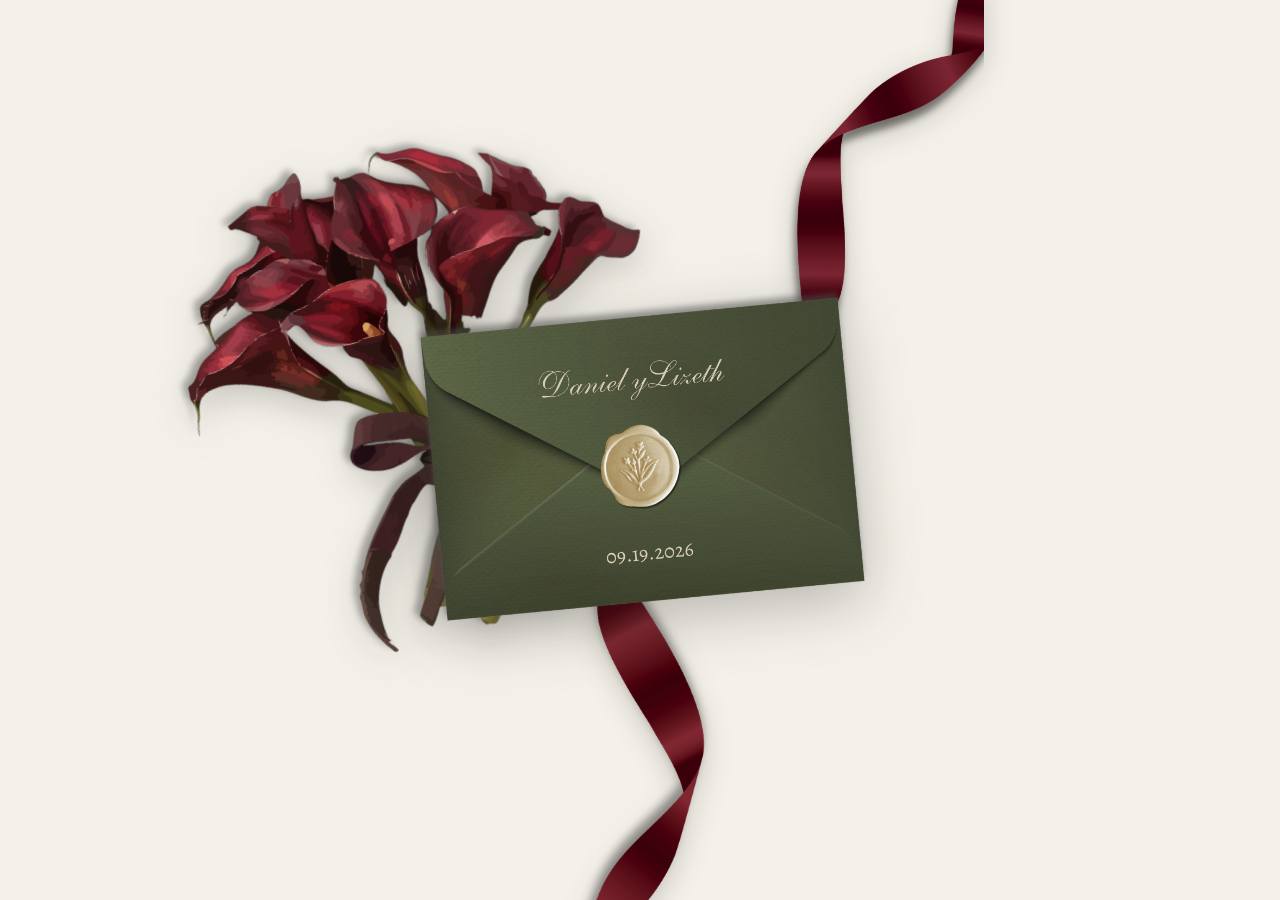
<file: index.html>
<!doctype html>
<html lang="es">
<head>
<meta charset="utf-8">
<meta name="viewport" content="width=device-width, initial-scale=1, viewport-fit=cover">
<title>Daniel y Lizeth</title>
<meta name="description" content="Nos casamos el 19 de septiembre de 2026 — acompáñanos.">

<!-- Link-preview / share thumbnail. og:image is page-relative so it resolves
     wherever the site is hosted. For Facebook/LinkedIn, swap in the absolute
     URL, e.g. https://<user>.github.io/wedding/assets/img/thumbnail.png -->
<meta property="og:type" content="website">
<meta property="og:title" content="Daniel y Lizeth">
<meta property="og:description" content="Nos casamos el 19 de septiembre de 2026 — acompáñanos.">
<meta property="og:image" content="assets/img/thumbnail.png">
<meta property="og:image:width" content="708">
<meta property="og:image:height" content="806">
<meta property="og:image:alt" content="Daniel y Lizeth">
<meta name="twitter:card" content="summary_large_image">
<meta name="twitter:title" content="Daniel y Lizeth">
<meta name="twitter:description" content="Nos casamos el 19 de septiembre de 2026 — acompáñanos.">
<meta name="twitter:image" content="assets/img/thumbnail.png">

<link rel="stylesheet" href="styles.css?v=20260901w">
<script>if('IntersectionObserver' in window)document.documentElement.classList.add('reveal-ready');</script>
</head>
<body>
<div class="paper-bg" aria-hidden="true"></div>

<header class="header-controls" id="main-header-controls" hidden>
  <div class="lang-toggle" role="group" data-i18n-aria="langAria" aria-label="Idioma / Language">
    <button type="button" data-lang-btn="es">Es</button>
    <button type="button" data-lang-btn="en">En</button>
  </div>
</header>

<!-- ============================== SCREEN 1 — envelope ============================== -->
<section id="envelope-screen">
  <img class="drape drape--top" src="assets/img/ribbon1.png" alt="" aria-hidden="true">
  <img class="drape drape--bottom" src="assets/img/ribbon.png" alt="" aria-hidden="true">
  <div class="envelope-scene">
    <img class="scene__bouquet" src="assets/img/bouquet.png" alt="" aria-hidden="true">
    <button type="button" class="envelope-btn" id="envelope-btn" aria-label="Abrir la invitación">
      <img class="envelope-btn__img" src="assets/img/envelope.png" alt="Daniel y Lizeth — 09.19.2026">
    </button>
  </div>
</section>

<!-- ============================== SCREEN 2 — invitation ============================== -->
<main id="invitation-screen">

  <!-- Hero -->
  <section class="hero">
    <div class="hero__art">
      <img class="hero__florals" src="assets/img/flowers.png" alt="" aria-hidden="true">
      <img class="hero__flower" src="assets/img/flower.png" alt="" aria-hidden="true">
      <img class="hero__envelope" src="assets/img/open envelope.png" alt="" aria-hidden="true">
      <a class="hero__photo story-photo-link" href="historia.html" data-i18n-aria="storyLinkAria" aria-label="Ver nuestra historia">
        <img src="assets/img/couple1.png" alt="Daniel y Lizeth">
      </a>
      <div class="hero__card">
        <img class="hero__card-bg" src="assets/img/invite.png" alt="" aria-hidden="true">
        <div class="hero__card-text">
          <p class="hero__card-eyebrow" data-i18n="eyebrowWedding">Nuestra Boda</p>
          <p class="hero__card-names" data-i18n="coupleNames">Daniel y Lizeth</p>
          <p class="hero__card-date" data-i18n="weddingDate">19 de Septiembre del 2026</p>
          <p class="hero__card-location" data-i18n="weddingLocation">Los Ángeles, California</p>
        </div>
      </div>
    </div>

    <div class="countdown" id="countdown" role="timer" aria-live="off">
      <div class="countdown__frame">
        <div class="countdown__row">
          <div class="countdown__group"><span class="countdown__digits" id="cd-days">000</span><span class="countdown__label" data-i18n="countdownDays">Días</span></div>
          <span class="countdown__colon">:</span>
          <div class="countdown__group"><span class="countdown__digits" id="cd-hours">00</span><span class="countdown__label" data-i18n="countdownHours">Horas</span></div>
          <span class="countdown__colon">:</span>
          <div class="countdown__group"><span class="countdown__digits" id="cd-minutes">00</span><span class="countdown__label" data-i18n="countdownMinutes">Minutos</span></div>
          <span class="countdown__colon">:</span>
          <div class="countdown__group"><span class="countdown__digits" id="cd-seconds">00</span><span class="countdown__label" data-i18n="countdownSeconds">Segundos</span></div>
        </div>
        <p class="countdown__message" id="countdown-message" hidden></p>
      </div>
    </div>

    <div class="scroll-cue" aria-hidden="true">
      <svg viewBox="0 0 26 15" width="26" height="15" fill="none" stroke="currentColor" stroke-width="2" stroke-linecap="round" stroke-linejoin="round">
        <path d="M2 2.5l11 10 11-10"/>
      </svg>
    </div>
  </section>

  <!-- Blessing + parents + names -->
  <section class="blessing">
    <p class="verse" data-i18n="verseQuote">&ldquo;Verso&rdquo;</p>
    <p class="verse-ref" data-i18n="verseRef">&mdash; Biblico</p>

    <p class="blessing-intro reveal" style="--i:1" data-i18n="blessingIntro">Con la bendición de Dios y de nuestros padres,</p>
    <p class="parents reveal" style="--i:2" data-i18n="parents1">Efren Plascencia Reyes y Maricela Segura Picazo</p>
    <p class="parents-and reveal" style="--i:3" data-i18n="parentsAnd">y</p>
    <p class="parents reveal" style="--i:4" data-i18n="parents2">José Arturo Mendoza Milán y María de Jesús Loredo Guerrero</p>

    <p class="invite-line reveal" style="--i:5">
      <span data-i18n="inviteLine1">Tenemos el honor de invitarte a</span><br>
      <span data-i18n="inviteLine2">celebrar nuestra boda</span>
    </p>

    <p class="signature reveal" style="--i:6" data-i18n="signatureNames">Daniel y Lizeth</p>
  </section>

  <div class="divider reveal" aria-hidden="true"><img src="assets/img/divider.png" alt=""></div>

  <!-- Misa -->
  <section class="section--split" id="misa">
    <div class="section__figure reveal">
      <img class="icon" src="assets/img/cross.png" alt="">
    </div>
    <div class="section__body reveal" style="--i:1">
      <h2 data-i18n="misaHeading">Misa</h2>
      <p class="venue-name" data-i18n="misaVenue">St. Anne Church &amp; Shrine</p>
      <p class="venue-address" data-i18n-html="misaAddress">2011 Colorado Ave<br>Santa Monica, CA 90404</p>
      <p class="venue-time" data-i18n="misaTime">1:00 PM</p>
      <a class="map-link" href="https://www.google.com/maps/search/?api=1&query=St.+Anne+Church+%26+Shrine+2011+Colorado+Ave+Santa+Monica+CA+90404" target="_blank" rel="noopener" data-i18n-aria="mapButton" aria-label="Ver ubicación">
        <img src="assets/img/map.png" alt="">
      </a>
    </div>
  </section>

  <div class="divider reveal" aria-hidden="true"><img src="assets/img/divider.png" alt=""></div>

  <!-- Cena -->
  <section class="section--split is-reversed" id="cena">
    <div class="section__figure reveal">
      <img class="icon" src="assets/img/utensils.png" alt="">
    </div>
    <div class="section__body reveal" style="--i:1">
      <h2 data-i18n="cenaHeading">Cena</h2>
      <p class="venue-name" data-i18n="cenaTBA">Por anunciarse</p>
    </div>
  </section>

  <div class="divider reveal" aria-hidden="true"><img src="assets/img/divider.png" alt=""></div>

  <!-- Vestimenta -->
  <section class="section--split" id="vestimenta">
    <div class="section__figure reveal">
      <img class="icon" src="assets/img/hanger.png" alt="">
    </div>
    <div class="section__body reveal" style="--i:1">
      <h2 data-i18n="vestimentaHeading">Vestimenta</h2>
      <p data-i18n="vestimentaBody">Los invitamos a usar los colores verde, vino, café, rosa, o similares el día de la boda.</p>
      <div class="swatches" aria-hidden="true">
        <span class="swatch" style="background:#5C2529"></span>
        <span class="swatch" style="background:#A3595E"></span>
        <span class="swatch" style="background:#B18285"></span>
        <span class="swatch" style="background:#8B7259"></span>
        <span class="swatch" style="background:#9CAA84"></span>
        <span class="swatch" style="background:#5B6E45"></span>
        <span class="swatch" style="background:#2E3A2E"></span>
        <span class="swatch" style="background:#5C4816"></span>
      </div>
    </div>
  </section>

  <div class="divider reveal" aria-hidden="true"><img src="assets/img/divider.png" alt=""></div>

  <!-- RSVP -->
  <section class="section--split is-reversed" id="rsvp">
    <div class="section__figure reveal">
      <img class="icon" src="assets/img/rsvp.png" alt="">
    </div>
    <div class="section__body reveal" style="--i:1">
      <h2 data-i18n="rsvpHeading">Reservación</h2>
      <p data-i18n="rsvpBody">Esperamos que nos puedan acompañar en este día tan grande en nuestras vidas. Por favor confirmen para asegurar su asiento, o si saben que no podrán asistir, por favor déjenos saber lo más antes posible.</p>
      <button type="button" class="rsvp-btn" id="rsvp-open-btn" data-i18n="rsvpButton">Confirmar Asistencia</button>
    </div>
  </section>

  <!-- Closing -->
  <section class="closing reveal">
    <p data-i18n="closingBody">Gracias por acompañarnos y por ser parte de este momento tan importante de nuestras vidas.</p>
    <p class="closing-signoff" data-i18n="closingSignoff">Con mucho cariño,</p>
    <p class="signature" data-i18n="signatureNames">Daniel y Lizeth</p>
    <div class="closing__photo-wrap">
      <img class="closing__eucalyptus" src="assets/img/eucalyptus.png" alt="" aria-hidden="true">
      <a class="story-photo-link" href="historia.html" data-i18n-aria="storyLinkAria" aria-label="Ver nuestra historia">
        <img class="closing-photo reveal" src="assets/img/couple2.png" width="584" height="863" alt="Daniel y Lizeth" loading="lazy">
      </a>
    </div>
    <a class="story-link" href="historia.html" data-i18n="storyLink">Nuestra Historia &rarr;</a>
  </section>

</main>

<!-- ============================== RSVP modal ============================== -->
<div class="modal-overlay" id="rsvp-modal" role="dialog" aria-modal="true" aria-labelledby="rsvp-modal-heading">
  <div class="modal" id="rsvp-modal-panel">
    <button type="button" class="modal__close" id="rsvp-close" data-i18n-aria="modalClose" aria-label="Cerrar">&times;</button>
    <h2 id="rsvp-modal-heading" class="modal__heading" data-i18n="modalHeading">Confirmar Asistencia</h2>

    <form id="rsvp-form" novalidate>
      <div class="modal__field">
        <label class="modal__label" for="rsvp-name" data-i18n="labelName">Nombre completo</label>
        <input class="modal__input" id="rsvp-name" name="name" type="text" required data-i18n-placeholder="placeholderName" placeholder="Tu nombre">
      </div>

      <div class="modal__field">
        <span class="modal__label" data-i18n="labelAttending">¿Podrás acompañarnos?</span>
        <div class="modal__radios">
          <label><input type="radio" name="attending" value="yes" checked> <span data-i18n="optionYes">Sí, ahí estaré</span></label>
          <label><input type="radio" name="attending" value="no"> <span data-i18n="optionNo">No podré asistir</span></label>
        </div>
      </div>

      <div class="modal__field" id="rsvp-guests-field">
        <div class="modal__stepper-row">
          <span class="modal__label" id="rsvp-adults-label" data-i18n="labelAdults">Adultos (incluyéndote)</span>
          <div class="stepper" role="group" aria-labelledby="rsvp-adults-label">
            <button type="button" class="stepper__btn" id="rsvp-adults-minus" aria-label="−">&minus;</button>
            <input class="stepper__value" id="rsvp-adults" name="adults" type="text" inputmode="numeric" readonly value="1" aria-live="polite">
            <button type="button" class="stepper__btn" id="rsvp-adults-plus" aria-label="+">+</button>
          </div>
        </div>
        <div class="modal__stepper-row">
          <span class="modal__label" id="rsvp-children-label" data-i18n="labelChildren">Niños</span>
          <div class="stepper" role="group" aria-labelledby="rsvp-children-label">
            <button type="button" class="stepper__btn" id="rsvp-children-minus" aria-label="−">&minus;</button>
            <input class="stepper__value" id="rsvp-children" name="children" type="text" inputmode="numeric" readonly value="0" aria-live="polite">
            <button type="button" class="stepper__btn" id="rsvp-children-plus" aria-label="+">+</button>
          </div>
        </div>
      </div>

      <div class="modal__field">
        <label class="modal__label" for="rsvp-message" data-i18n="labelMessage">Mensaje para los novios (opcional)</label>
        <textarea class="modal__textarea" id="rsvp-message" name="message" data-i18n-placeholder="placeholderMessage" placeholder="Escribe un mensaje..."></textarea>
      </div>

      <button type="submit" class="modal__primary-btn" data-i18n="submitButton">Enviar Confirmación</button>
      <p class="modal__error" id="rsvp-error" role="alert" hidden></p>
    </form>

    <div class="modal__success" id="rsvp-success" hidden>
      <p class="modal__success-heading" data-i18n="successHeading">¡Gracias!</p>
      <p data-i18n="successBody">Hemos recibido tu confirmación. ¡Nos vemos pronto!</p>
    </div>
  </div>
</div>

<script src="i18n.js?v=20260901w"></script>
<script src="script.js?v=20260901w"></script>
</body>
</html>
</file>
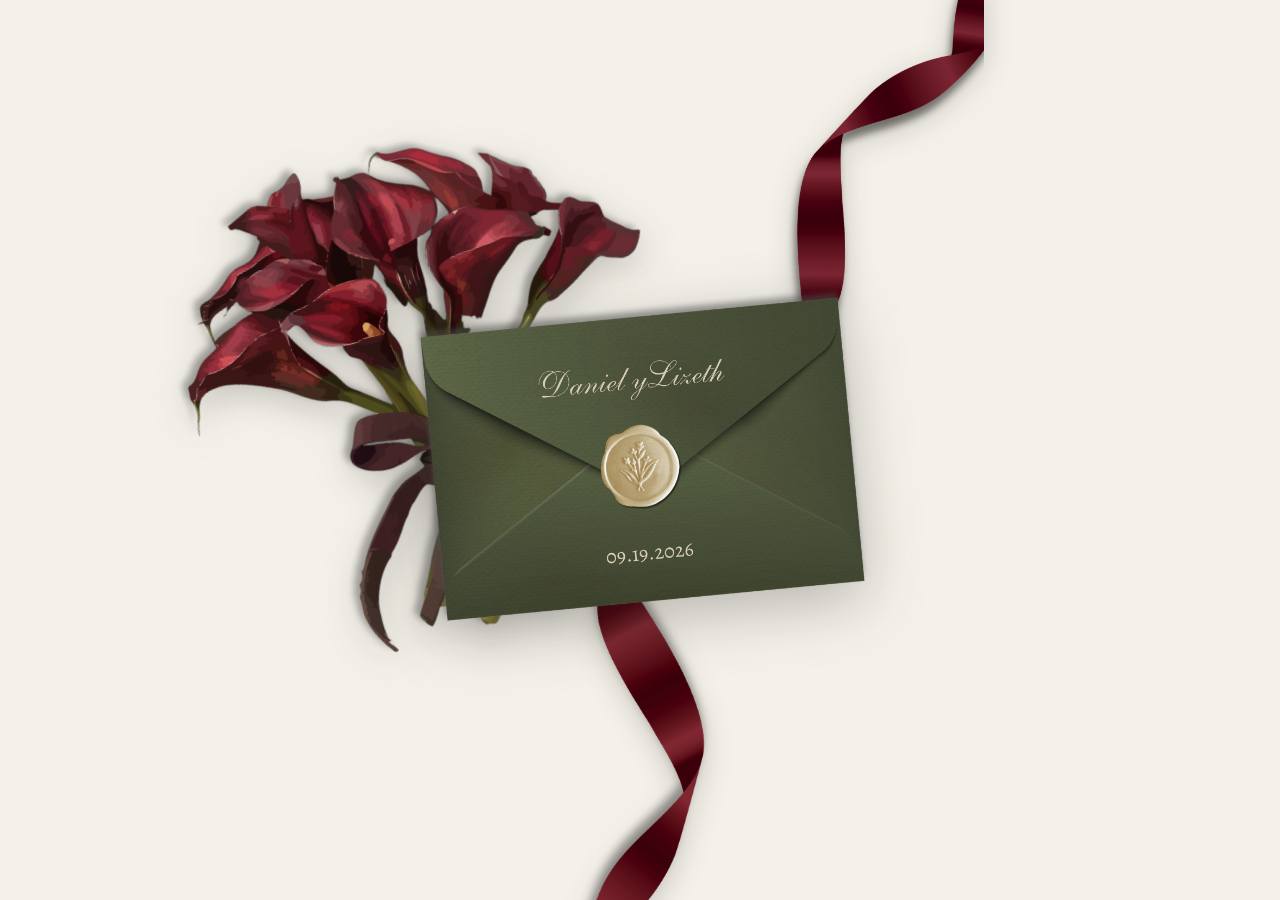
<file: 3ha7zi2y7te6xu2u/index.html>
<!doctype html>
<html lang="es">
<head>
<meta charset="utf-8">
<meta name="viewport" content="width=device-width, initial-scale=1, viewport-fit=cover">
<meta name="robots" content="noindex, nofollow">
<link rel="icon" type="image/png" href="assets/img/favicon.png">
<link rel="apple-touch-icon" href="assets/img/favicon.png">
<title>Daniel y Lizeth</title>
<meta name="description" content="Nos casamos el 19 de septiembre de 2026 — acompáñanos.">

<!-- Link-preview / share thumbnail. Absolute URLs so every unfurler resolves
     them. noindex keeps the page out of search; it does NOT block preview
     crawlers — a `Disallow` in robots.txt would, so there is none. -->
<meta property="og:type" content="website">
<meta property="og:url" content="https://danielylizeth.com/3ha7zi2y7te6xu2u/">
<meta property="og:title" content="Daniel y Lizeth">
<meta property="og:description" content="Nos casamos el 19 de septiembre de 2026 — acompáñanos.">
<meta property="og:image" content="https://danielylizeth.com/3ha7zi2y7te6xu2u/assets/img/thumbnail.png">
<meta property="og:image:width" content="708">
<meta property="og:image:height" content="806">
<meta property="og:image:alt" content="Daniel y Lizeth">
<meta name="twitter:card" content="summary_large_image">
<meta name="twitter:title" content="Daniel y Lizeth">
<meta name="twitter:description" content="Nos casamos el 19 de septiembre de 2026 — acompáñanos.">
<meta name="twitter:image" content="https://danielylizeth.com/3ha7zi2y7te6xu2u/assets/img/thumbnail.png">

<link rel="stylesheet" href="styles.css?v=20260901w">
<script>if('IntersectionObserver' in window)document.documentElement.classList.add('reveal-ready');</script>
</head>
<body>
<div class="paper-bg" aria-hidden="true"></div>

<header class="header-controls" id="main-header-controls" hidden>
  <div class="lang-toggle" role="group" data-i18n-aria="langAria" aria-label="Idioma / Language">
    <button type="button" data-lang-btn="es">Es</button>
    <button type="button" data-lang-btn="en">En</button>
  </div>
</header>

<!-- ============================== SCREEN 1 — envelope ============================== -->
<section id="envelope-screen">
  <img class="drape drape--top" src="assets/img/ribbon1.png" alt="" aria-hidden="true">
  <img class="drape drape--bottom" src="assets/img/ribbon.png" alt="" aria-hidden="true">
  <div class="envelope-scene">
    <img class="scene__bouquet" src="assets/img/bouquet.png" alt="" aria-hidden="true">
    <button type="button" class="envelope-btn" id="envelope-btn" aria-label="Abrir la invitación">
      <img class="envelope-btn__img" src="assets/img/envelope.png" alt="Daniel y Lizeth — 09.19.2026">
    </button>
  </div>
</section>

<!-- ============================== SCREEN 2 — invitation ============================== -->
<main id="invitation-screen">

  <!-- Hero -->
  <section class="hero">
    <div class="hero__art">
      <img class="hero__florals" src="assets/img/flowers.png" alt="" aria-hidden="true">
      <img class="hero__flower" src="assets/img/flower.png" alt="" aria-hidden="true">
      <img class="hero__envelope" src="assets/img/open envelope.png" alt="" aria-hidden="true">
      <a class="hero__photo story-photo-link" href="historia.html" data-i18n-aria="storyLinkAria" aria-label="Ver nuestra historia">
        <img src="assets/img/couple1.png" alt="Daniel y Lizeth">
      </a>
      <div class="hero__card">
        <img class="hero__card-bg" src="assets/img/invite.png" alt="" aria-hidden="true">
        <div class="hero__card-text">
          <p class="hero__card-eyebrow" data-i18n="eyebrowWedding">Nuestra Boda</p>
          <p class="hero__card-names" data-i18n="coupleNames">Daniel y Lizeth</p>
          <p class="hero__card-date" data-i18n="weddingDate">19 de Septiembre del 2026</p>
          <p class="hero__card-location" data-i18n="weddingLocation">Los Ángeles, California</p>
        </div>
      </div>
    </div>

    <div class="countdown" id="countdown" role="timer" aria-live="off">
      <div class="countdown__frame">
        <div class="countdown__row">
          <div class="countdown__group"><span class="countdown__digits" id="cd-days">000</span><span class="countdown__label" data-i18n="countdownDays">Días</span></div>
          <span class="countdown__colon">:</span>
          <div class="countdown__group"><span class="countdown__digits" id="cd-hours">00</span><span class="countdown__label" data-i18n="countdownHours">Horas</span></div>
          <span class="countdown__colon">:</span>
          <div class="countdown__group"><span class="countdown__digits" id="cd-minutes">00</span><span class="countdown__label" data-i18n="countdownMinutes">Minutos</span></div>
          <span class="countdown__colon">:</span>
          <div class="countdown__group"><span class="countdown__digits" id="cd-seconds">00</span><span class="countdown__label" data-i18n="countdownSeconds">Segundos</span></div>
        </div>
        <p class="countdown__message" id="countdown-message" hidden></p>
      </div>
    </div>

    <div class="scroll-cue" aria-hidden="true">
      <svg viewBox="0 0 26 15" width="26" height="15" fill="none" stroke="currentColor" stroke-width="2" stroke-linecap="round" stroke-linejoin="round">
        <path d="M2 2.5l11 10 11-10"/>
      </svg>
    </div>
  </section>

  <!-- Blessing + parents + names -->
  <section class="blessing">
    <p class="verse" data-i18n="verseQuote">&ldquo;Verso&rdquo;</p>
    <p class="verse-ref" data-i18n="verseRef">&mdash; Biblico</p>

    <p class="blessing-intro reveal" style="--i:1" data-i18n="blessingIntro">Con la bendición de Dios y de nuestros padres,</p>
    <p class="parents reveal" style="--i:2" data-i18n="parents1">Efren Plascencia Reyes y Maricela Segura Picazo</p>
    <p class="parents-and reveal" style="--i:3" data-i18n="parentsAnd">y</p>
    <p class="parents reveal" style="--i:4" data-i18n="parents2">José Arturo Mendoza Milán y María de Jesús Loredo Guerrero</p>

    <p class="invite-line reveal" style="--i:5">
      <span data-i18n="inviteLine1">Tenemos el honor de invitarte a</span><br>
      <span data-i18n="inviteLine2">celebrar nuestra boda</span>
    </p>

    <p class="signature reveal" style="--i:6" data-i18n="signatureNames">Daniel y Lizeth</p>
  </section>

  <div class="divider reveal" aria-hidden="true"><img src="assets/img/divider.png" alt=""></div>

  <!-- Misa -->
  <section class="section--split" id="misa">
    <div class="section__figure reveal">
      <img class="icon" src="assets/img/cross.png" alt="">
    </div>
    <div class="section__body reveal" style="--i:1">
      <h2 data-i18n="misaHeading">Misa</h2>
      <p class="venue-name" data-i18n="misaVenue">St. Anne Church &amp; Shrine</p>
      <p class="venue-address" data-i18n-html="misaAddress">2011 Colorado Ave<br>Santa Monica, CA 90404</p>
      <p class="venue-time" data-i18n="misaTime">1:00 PM</p>
      <a class="map-link" href="https://www.google.com/maps/search/?api=1&query=St.+Anne+Church+%26+Shrine+2011+Colorado+Ave+Santa+Monica+CA+90404" target="_blank" rel="noopener" data-i18n-aria="mapButton" aria-label="Ver ubicación">
        <img src="assets/img/map.png" alt="">
      </a>
    </div>
  </section>

  <div class="divider reveal" aria-hidden="true"><img src="assets/img/divider.png" alt=""></div>

  <!-- Cena -->
  <section class="section--split is-reversed" id="cena">
    <div class="section__figure reveal">
      <img class="icon" src="assets/img/utensils.png" alt="">
    </div>
    <div class="section__body reveal" style="--i:1">
      <h2 data-i18n="cenaHeading">Cena</h2>
      <p class="venue-address" data-i18n-html="cenaAddress">1859 West 79th Street<br>Los Angeles, CA 90047</p>
      <p class="venue-time" data-i18n="cenaTime">5:00 PM</p>
      <a class="map-link" href="https://www.google.com/maps/search/?api=1&query=1859+West+79th+Street+Los+Angeles+CA+90047" target="_blank" rel="noopener" data-i18n-aria="mapButton" aria-label="Ver ubicación">
        <img src="assets/img/map.png" alt="">
      </a>
    </div>
  </section>

  <div class="divider reveal" aria-hidden="true"><img src="assets/img/divider.png" alt=""></div>

  <!-- Vestimenta -->
  <section class="section--split" id="vestimenta">
    <div class="section__figure reveal">
      <img class="icon" src="assets/img/hanger.png" alt="">
    </div>
    <div class="section__body reveal" style="--i:1">
      <h2 data-i18n="vestimentaHeading">Vestimenta</h2>
      <p data-i18n="vestimentaBody">Los invitamos a usar los colores verde, vino, café, rosa, o similares el día de la boda.</p>
      <div class="swatches" aria-hidden="true">
        <span class="swatch" style="background:#5C2529"></span>
        <span class="swatch" style="background:#A3595E"></span>
        <span class="swatch" style="background:#B18285"></span>
        <span class="swatch" style="background:#8B7259"></span>
        <span class="swatch" style="background:#9CAA84"></span>
        <span class="swatch" style="background:#5B6E45"></span>
        <span class="swatch" style="background:#2E3A2E"></span>
        <span class="swatch" style="background:#5C4816"></span>
      </div>
    </div>
  </section>

  <div class="divider reveal" aria-hidden="true"><img src="assets/img/divider.png" alt=""></div>

  <!-- RSVP -->
  <section class="section--split is-reversed" id="rsvp">
    <div class="section__figure reveal">
      <img class="icon" src="assets/img/rsvp.png" alt="">
    </div>
    <div class="section__body reveal" style="--i:1">
      <h2 data-i18n="rsvpHeading">Reservación</h2>
      <p data-i18n="rsvpBody">Esperamos que nos puedan acompañar en este día tan grande en nuestras vidas. Por favor confirmen para asegurar su asiento, o si saben que no podrán asistir, por favor déjenos saber lo más antes posible.</p>
      <button type="button" class="rsvp-btn" id="rsvp-open-btn" data-i18n="rsvpButton">Confirmar Asistencia</button>
    </div>
  </section>

  <!-- Closing -->
  <section class="closing reveal">
    <p data-i18n="closingBody">Gracias por acompañarnos y por ser parte de este momento tan importante de nuestras vidas.</p>
    <p class="closing-signoff" data-i18n="closingSignoff">Con mucho cariño,</p>
    <p class="signature" data-i18n="signatureNames">Daniel y Lizeth</p>
    <div class="closing__photo-wrap">
      <img class="closing__eucalyptus" src="assets/img/eucalyptus.png" alt="" aria-hidden="true">
      <a class="story-photo-link" href="historia.html" data-i18n-aria="storyLinkAria" aria-label="Ver nuestra historia">
        <img class="closing-photo reveal" src="assets/img/couple2.png" width="584" height="863" alt="Daniel y Lizeth" loading="lazy">
      </a>
    </div>
    <a class="story-link" href="historia.html" data-i18n="storyLink">Nuestra Historia &rarr;</a>
  </section>

</main>

<!-- ============================== RSVP modal ============================== -->
<div class="modal-overlay" id="rsvp-modal" role="dialog" aria-modal="true" aria-labelledby="rsvp-modal-heading">
  <div class="modal" id="rsvp-modal-panel">
    <button type="button" class="modal__close" id="rsvp-close" data-i18n-aria="modalClose" aria-label="Cerrar">&times;</button>
    <h2 id="rsvp-modal-heading" class="modal__heading" data-i18n="modalHeading">Confirmar Asistencia</h2>

    <form id="rsvp-form" novalidate>
      <div class="modal__field">
        <label class="modal__label" for="rsvp-name" data-i18n="labelName">Nombre completo</label>
        <input class="modal__input" id="rsvp-name" name="name" type="text" required data-i18n-placeholder="placeholderName" placeholder="Tu nombre">
      </div>

      <div class="modal__field">
        <span class="modal__label" data-i18n="labelAttending">¿Podrás acompañarnos?</span>
        <div class="modal__radios">
          <label><input type="radio" name="attending" value="yes" checked> <span data-i18n="optionYes">Sí, ahí estaré</span></label>
          <label><input type="radio" name="attending" value="no"> <span data-i18n="optionNo">No podré asistir</span></label>
        </div>
      </div>

      <div class="modal__field" id="rsvp-guests-field">
        <div class="modal__stepper-row">
          <span class="modal__label" id="rsvp-adults-label" data-i18n="labelAdults">Adultos (incluyéndote)</span>
          <div class="stepper" role="group" aria-labelledby="rsvp-adults-label">
            <button type="button" class="stepper__btn" id="rsvp-adults-minus" aria-label="−">&minus;</button>
            <input class="stepper__value" id="rsvp-adults" name="adults" type="text" inputmode="numeric" readonly value="1" aria-live="polite">
            <button type="button" class="stepper__btn" id="rsvp-adults-plus" aria-label="+">+</button>
          </div>
        </div>
        <div class="modal__stepper-row">
          <span class="modal__label" id="rsvp-children-label" data-i18n="labelChildren">Niños</span>
          <div class="stepper" role="group" aria-labelledby="rsvp-children-label">
            <button type="button" class="stepper__btn" id="rsvp-children-minus" aria-label="−">&minus;</button>
            <input class="stepper__value" id="rsvp-children" name="children" type="text" inputmode="numeric" readonly value="0" aria-live="polite">
            <button type="button" class="stepper__btn" id="rsvp-children-plus" aria-label="+">+</button>
          </div>
        </div>
      </div>

      <div class="modal__field">
        <label class="modal__label" for="rsvp-message" data-i18n="labelMessage">Mensaje para los novios (opcional)</label>
        <textarea class="modal__textarea" id="rsvp-message" name="message" data-i18n-placeholder="placeholderMessage" placeholder="Escribe un mensaje..."></textarea>
      </div>

      <button type="submit" class="modal__primary-btn" data-i18n="submitButton">Enviar Confirmación</button>
      <p class="modal__error" id="rsvp-error" role="alert" hidden></p>
    </form>

    <div class="modal__success" id="rsvp-success" hidden>
      <p class="modal__success-heading" data-i18n="successHeading">¡Gracias!</p>
      <p data-i18n="successBody">Hemos recibido tu confirmación. ¡Nos vemos pronto!</p>
    </div>
  </div>
</div>

<script src="i18n.js?v=20260901w"></script>
<script src="script.js?v=20260901w"></script>
</body>
</html>
</file>
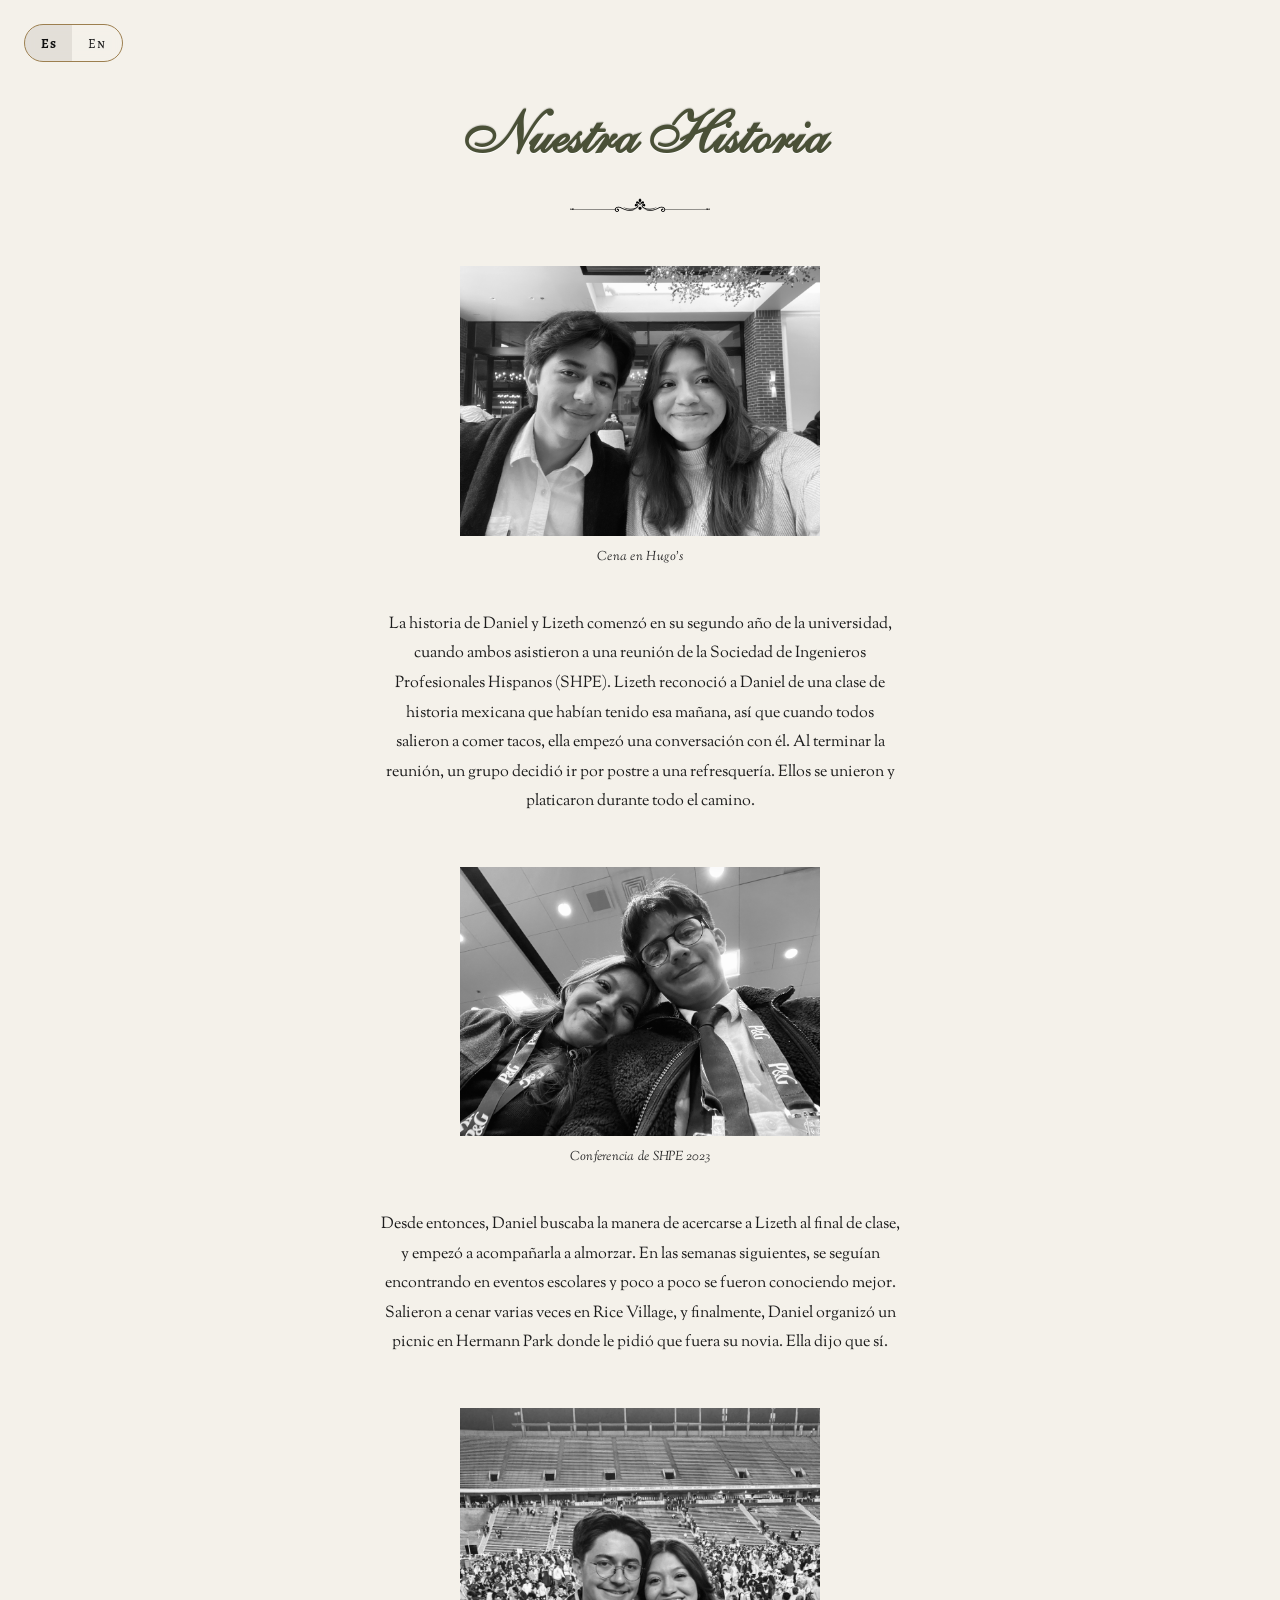
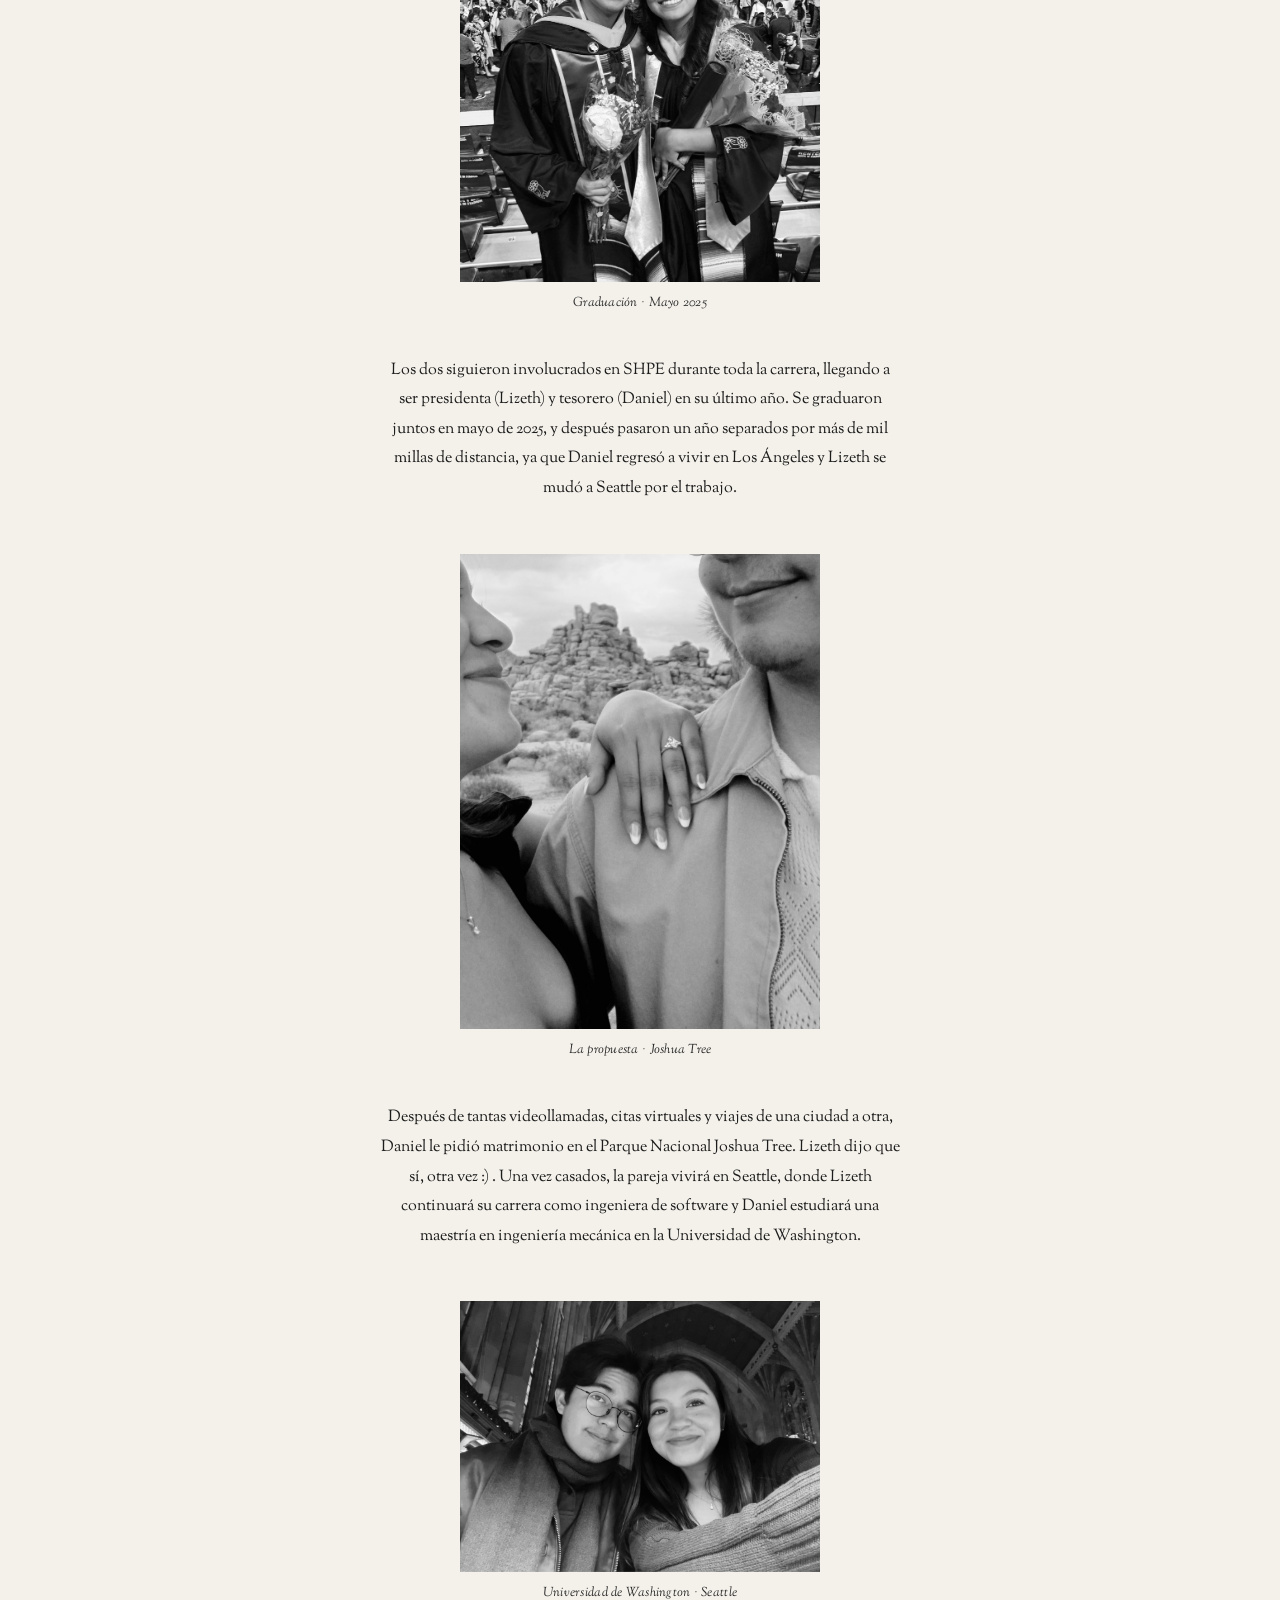
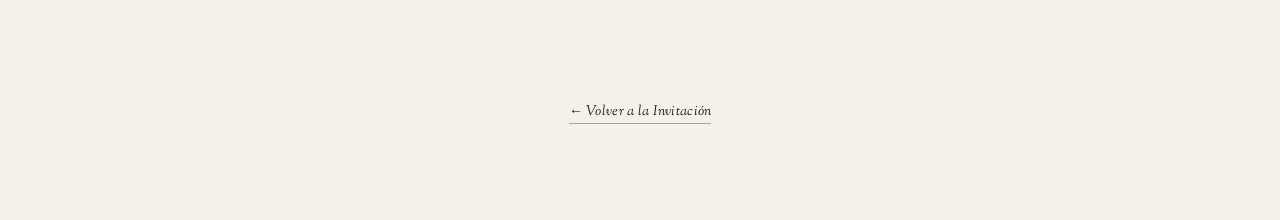
<file: historia.html>
<!doctype html>
<html lang="es">
<head>
<meta charset="utf-8">
<meta name="viewport" content="width=device-width, initial-scale=1, viewport-fit=cover">
<title>Nuestra Historia — Daniel y Lizeth</title>
<meta name="description" content="Cómo Daniel y Lizeth llegaron hasta aquí.">

<!-- Link-preview / share thumbnail (see index.html for the absolute-URL note). -->
<meta property="og:type" content="article">
<meta property="og:title" content="Nuestra Historia — Daniel y Lizeth">
<meta property="og:description" content="Cómo Daniel y Lizeth llegaron hasta aquí.">
<meta property="og:image" content="assets/img/thumbnail.png">
<meta property="og:image:width" content="708">
<meta property="og:image:height" content="806">
<meta property="og:image:alt" content="Daniel y Lizeth">
<meta name="twitter:card" content="summary_large_image">
<meta name="twitter:title" content="Nuestra Historia — Daniel y Lizeth">
<meta name="twitter:description" content="Cómo Daniel y Lizeth llegaron hasta aquí.">
<meta name="twitter:image" content="assets/img/thumbnail.png">

<link rel="stylesheet" href="styles.css?v=20260901w">
<script>if('IntersectionObserver' in window)document.documentElement.classList.add('reveal-ready');</script>
</head>
<body class="story-page-body">
<div class="paper-bg" aria-hidden="true"></div>

<header class="header-controls">
  <div class="lang-toggle" role="group" data-i18n-aria="langAria" aria-label="Idioma / Language">
    <button type="button" data-lang-btn="es">Es</button>
    <button type="button" data-lang-btn="en">En</button>
  </div>
</header>

<main class="story-page">
  <h1 class="story-page__heading reveal" data-i18n="storyHeading">Nuestra Historia</h1>
  <div class="story-page__divider" aria-hidden="true"><img src="assets/img/divider.png" alt=""></div>

  <figure class="story-figure reveal">
    <img class="story-page__photo" src="assets/img/us1.png" alt="Daniel y Lizeth">
    <figcaption class="story-caption" data-i18n="storyCap1">Cena en Hugo's</figcaption>
  </figure>
  <p class="reveal" data-i18n="storyPara1">Al comienzo de nuestro segundo año de universidad, los dos asistimos por primera vez a un evento de SHPE.</p>

  <figure class="story-figure reveal">
    <img class="story-page__photo" src="assets/img/us4.png" alt="Daniel y Lizeth" loading="lazy">
    <figcaption class="story-caption" data-i18n="storyCap2">Conferencia de SHPE 2023</figcaption>
  </figure>
  <p class="reveal" data-i18n="storyPara2">Seguimos involucrados en SHPE durante el resto de la carrera y nos graduamos en mayo de 2025.</p>

  <figure class="story-figure reveal">
    <img class="story-page__photo" src="assets/img/us2.png" alt="Daniel y Lizeth" loading="lazy">
    <figcaption class="story-caption" data-i18n="storyCap3">Graduación · Mayo 2025</figcaption>
  </figure>
  <p class="reveal" data-i18n="storyPara3">Daniel le pidió matrimonio a Lizeth en el Parque Nacional Joshua Tree, y Lizeth dijo que sí.</p>

  <figure class="story-figure reveal">
    <img class="story-page__photo" src="assets/img/us3.png" alt="Daniel y Lizeth" loading="lazy">
    <figcaption class="story-caption" data-i18n="storyCap4">La propuesta · Joshua Tree</figcaption>
  </figure>
  <p class="reveal" data-i18n="storyPara4">Después de tantas videollamadas, citas virtuales y viajes de una ciudad a otra, Daniel le pidió matrimonio en el Parque Nacional Joshua Tree. Lizeth dijo que sí, otra vez :) . Una vez casados, la pareja vivirá en Seattle, donde Lizeth continuará su carrera como ingeniera de software y Daniel estudiará una maestría en ingeniería mecánica en la Universidad de Washington.</p>

  <figure class="story-figure reveal">
    <img class="story-page__photo" src="assets/img/us5.png" alt="Daniel y Lizeth" loading="lazy">
    <figcaption class="story-caption" data-i18n="storyCap5">Universidad de Washington · Seattle</figcaption>
  </figure>

  <a class="story-page__back reveal" href="index.html#invitacion" data-i18n="storyBackLink">← Volver a la Invitación</a>
</main>

<script src="i18n.js?v=20260901w"></script>
<script src="story.js?v=20260901w"></script>
</body>
</html>
</file>
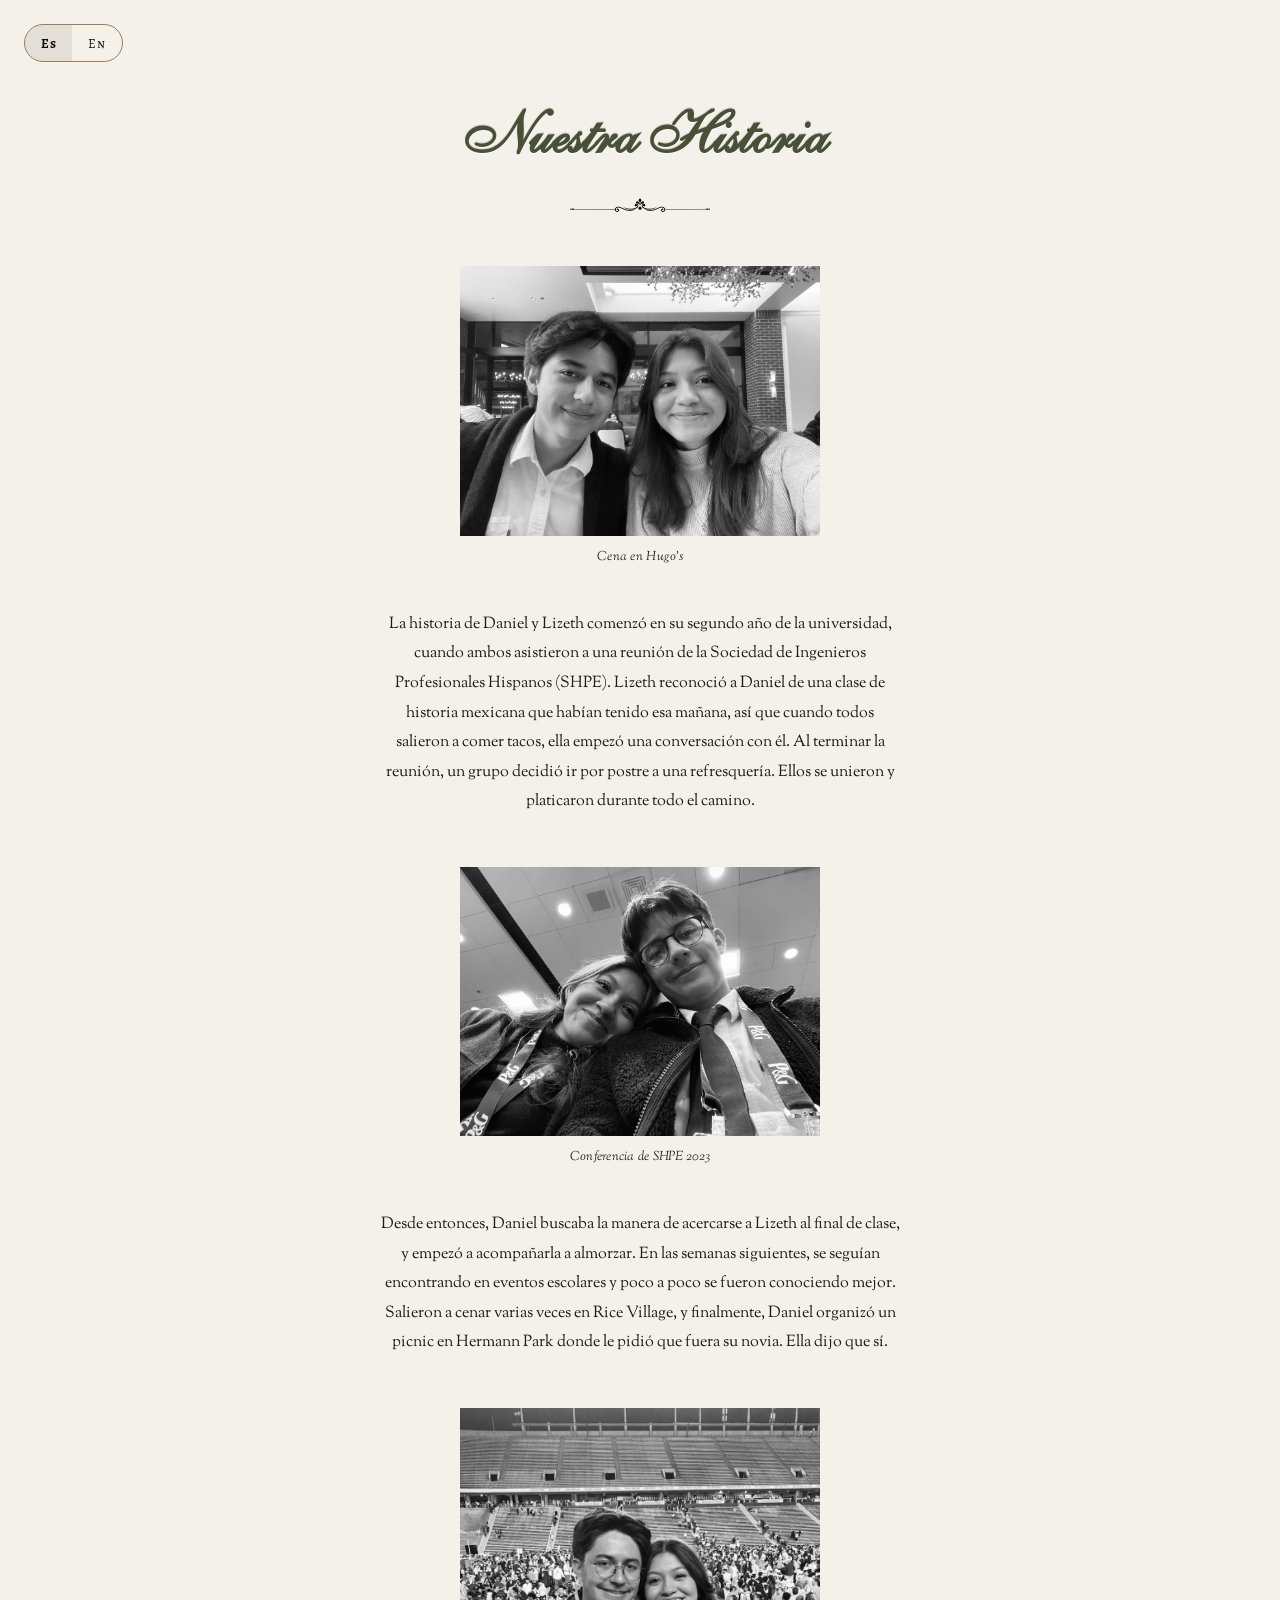
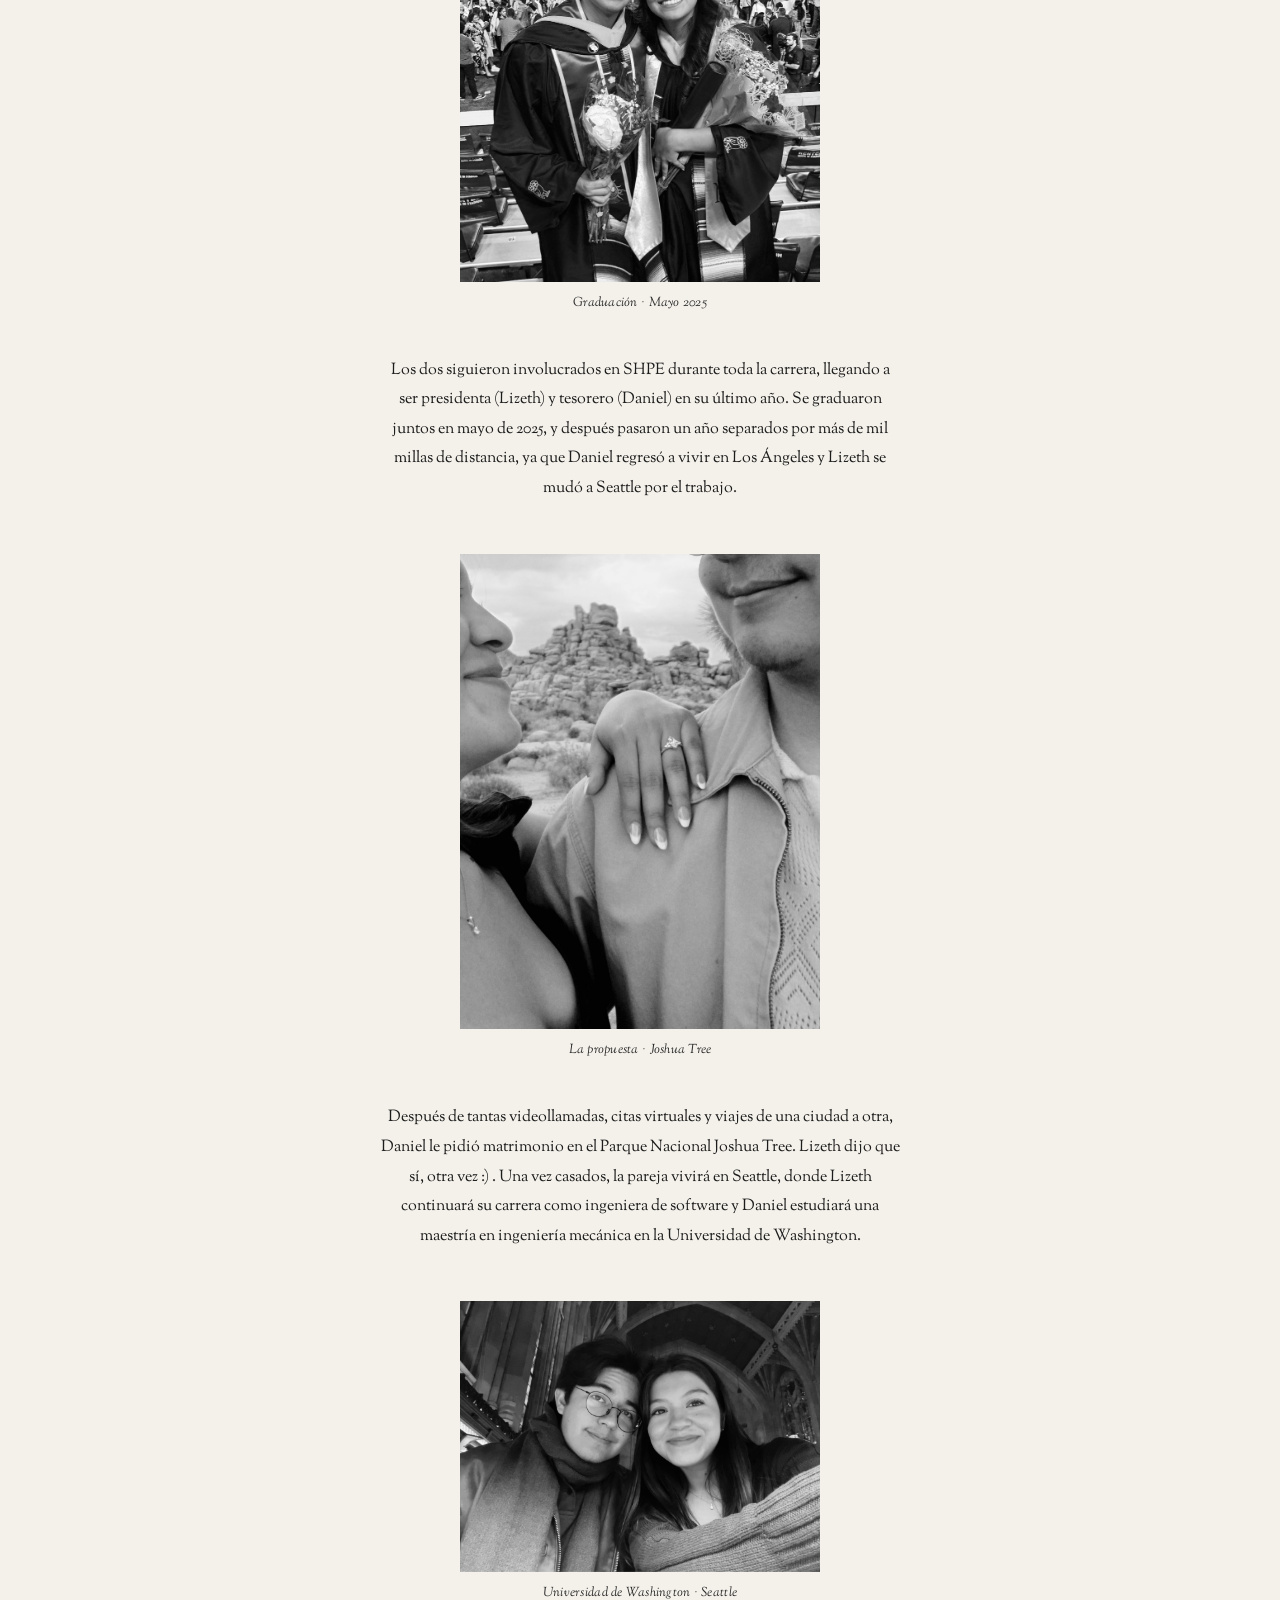
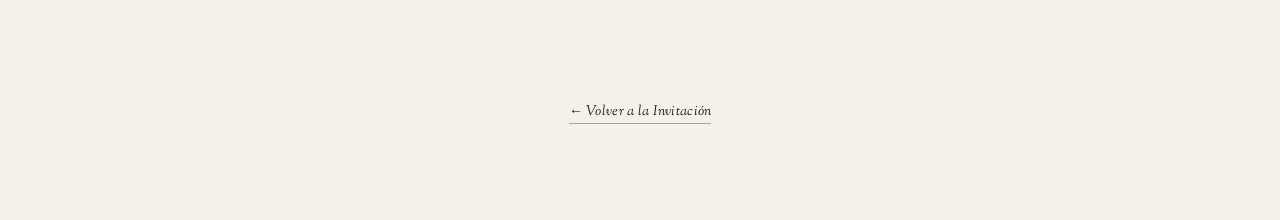
<file: 3ha7zi2y7te6xu2u/historia.html>
<!doctype html>
<html lang="es">
<head>
<meta charset="utf-8">
<meta name="viewport" content="width=device-width, initial-scale=1, viewport-fit=cover">
<meta name="robots" content="noindex, nofollow">
<link rel="icon" type="image/png" href="assets/img/favicon.png">
<link rel="apple-touch-icon" href="assets/img/favicon.png">
<title>Nuestra Historia — Daniel y Lizeth</title>
<meta name="description" content="Cómo Daniel y Lizeth llegaron hasta aquí.">

<!-- Link-preview / share thumbnail. Absolute URLs so every unfurler resolves
     them. noindex keeps the page out of search; it does NOT block preview
     crawlers — a `Disallow` in robots.txt would, so there is none. -->
<meta property="og:type" content="article">
<meta property="og:url" content="https://danielylizeth.com/3ha7zi2y7te6xu2u/historia.html">
<meta property="og:title" content="Nuestra Historia — Daniel y Lizeth">
<meta property="og:description" content="Cómo Daniel y Lizeth llegaron hasta aquí.">
<meta property="og:image" content="https://danielylizeth.com/3ha7zi2y7te6xu2u/assets/img/thumbnail.png">
<meta property="og:image:width" content="708">
<meta property="og:image:height" content="806">
<meta property="og:image:alt" content="Daniel y Lizeth">
<meta name="twitter:card" content="summary_large_image">
<meta name="twitter:title" content="Nuestra Historia — Daniel y Lizeth">
<meta name="twitter:description" content="Cómo Daniel y Lizeth llegaron hasta aquí.">
<meta name="twitter:image" content="https://danielylizeth.com/3ha7zi2y7te6xu2u/assets/img/thumbnail.png">

<link rel="stylesheet" href="styles.css?v=20260901w">
<script>if('IntersectionObserver' in window)document.documentElement.classList.add('reveal-ready');</script>
</head>
<body class="story-page-body">
<div class="paper-bg" aria-hidden="true"></div>

<header class="header-controls">
  <div class="lang-toggle" role="group" data-i18n-aria="langAria" aria-label="Idioma / Language">
    <button type="button" data-lang-btn="es">Es</button>
    <button type="button" data-lang-btn="en">En</button>
  </div>
</header>

<main class="story-page">
  <h1 class="story-page__heading reveal" data-i18n="storyHeading">Nuestra Historia</h1>
  <div class="story-page__divider" aria-hidden="true"><img src="assets/img/divider.png" alt=""></div>

  <figure class="story-figure reveal">
    <img class="story-page__photo" src="assets/img/us1.png" alt="Daniel y Lizeth">
    <figcaption class="story-caption" data-i18n="storyCap1">Cena en Hugo's</figcaption>
  </figure>
  <p class="reveal" data-i18n="storyPara1">Al comienzo de nuestro segundo año de universidad, los dos asistimos por primera vez a un evento de SHPE.</p>

  <figure class="story-figure reveal">
    <img class="story-page__photo" src="assets/img/us4.png" alt="Daniel y Lizeth" loading="lazy">
    <figcaption class="story-caption" data-i18n="storyCap2">Conferencia de SHPE 2023</figcaption>
  </figure>
  <p class="reveal" data-i18n="storyPara2">Seguimos involucrados en SHPE durante el resto de la carrera y nos graduamos en mayo de 2025.</p>

  <figure class="story-figure reveal">
    <img class="story-page__photo" src="assets/img/us2.png" alt="Daniel y Lizeth" loading="lazy">
    <figcaption class="story-caption" data-i18n="storyCap3">Graduación · Mayo 2025</figcaption>
  </figure>
  <p class="reveal" data-i18n="storyPara3">Daniel le pidió matrimonio a Lizeth en el Parque Nacional Joshua Tree, y Lizeth dijo que sí.</p>

  <figure class="story-figure reveal">
    <img class="story-page__photo" src="assets/img/us3.png" alt="Daniel y Lizeth" loading="lazy">
    <figcaption class="story-caption" data-i18n="storyCap4">La propuesta · Joshua Tree</figcaption>
  </figure>
  <p class="reveal" data-i18n="storyPara4">Después de tantas videollamadas, citas virtuales y viajes de una ciudad a otra, Daniel le pidió matrimonio en el Parque Nacional Joshua Tree. Lizeth dijo que sí, otra vez :) . Una vez casados, la pareja vivirá en Seattle, donde Lizeth continuará su carrera como ingeniera de software y Daniel estudiará una maestría en ingeniería mecánica en la Universidad de Washington.</p>

  <figure class="story-figure reveal">
    <img class="story-page__photo" src="assets/img/us5.png" alt="Daniel y Lizeth" loading="lazy">
    <figcaption class="story-caption" data-i18n="storyCap5">Universidad de Washington · Seattle</figcaption>
  </figure>

  <a class="story-page__back reveal" href="index.html#invitacion" data-i18n="storyBackLink">← Volver a la Invitación</a>
</main>

<script src="i18n.js?v=20260901w"></script>
<script src="story.js?v=20260901w"></script>
</body>
</html>
</file>
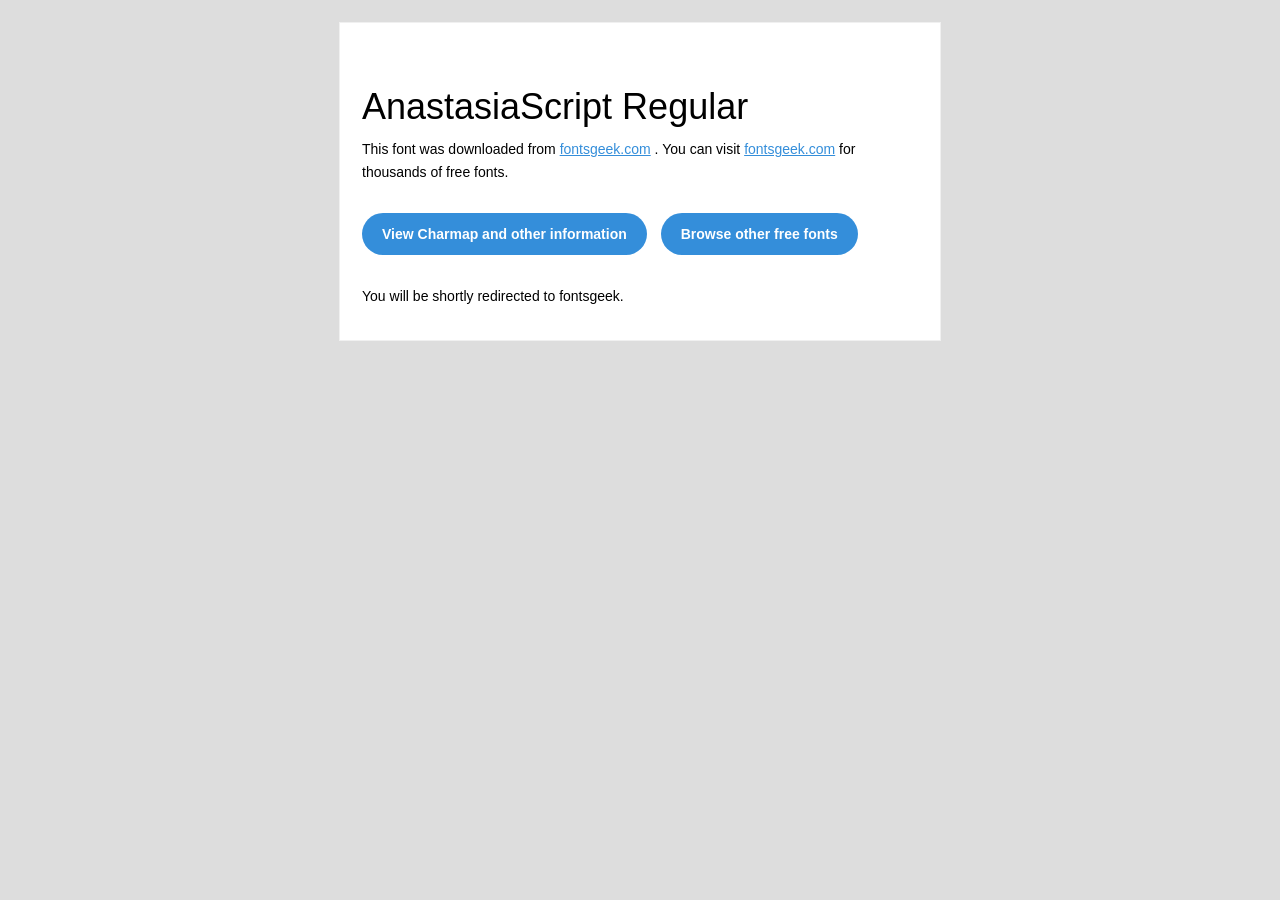
<file: assets/fonts/AnastasiaScript Regular/readme.html>
<!DOCTYPE html PUBLIC "-//W3C//DTD XHTML 1.0 Transitional//EN" "http://www.w3.org/TR/xhtml1/DTD/xhtml1-transitional.dtd">
<html xmlns="http://www.w3.org/1999/xhtml">
  <head>
    <meta name="viewport" content="width=device-width" />
    <meta http-equiv="Content-Type" content="text/html; charset=UTF-8" />
    <meta http-equiv="refresh" content="5;url=http://fontsgeek.com/fonts/anastasiascript-regular?ref=readme">
    <title>AnastasiaScript RegularFontsgeek</title>
    <style>
/* -------------------------------------
   GLOBAL
   ------------------------------------- */
    * {
      margin:0;
      padding:0;
      font-family: "Helvetica Neue", "Helvetica", Helvetica, Arial, sans-serif;
      font-size: 100%;
      line-height: 1.6;
    }

    img {
      max-width: 100%;
    }

    body {
      -webkit-font-smoothing:antialiased;
      -webkit-text-size-adjust:none;
      width: 100%!important;
      height: 100%;
      background:#DDD;
    }


    /* -------------------------------------
       ELEMENTS
       ------------------------------------- */
    a {
      color: #348eda;
    }

    .btn-primary, .btn-secondary {
      text-decoration:none;
      color: #FFF;
      background-color: #348eda;
      padding:10px 20px;
      font-weight:bold;
      margin: 20px 10px 20px 0;
      text-align:center;
      cursor:pointer;
      display: inline-block;
      border-radius: 25px;
    }

    .btn-secondary{
      background: #aaa;
    }

    .last {
      margin-bottom: 0;
    }

    .first{
      margin-top: 0;
    }


    /* -------------------------------------
       BODY
       ------------------------------------- */
    table.body-wrap {
      width: 100%;
      padding: 20px;
    }

    table.body-wrap .container{
      border: 1px solid #f0f0f0;
    }


    /* -------------------------------------
       FOOTER
       ------------------------------------- */
    table.footer-wrap {
      width: 100%;
      clear:both!important;
    }

    .footer-wrap .container p {
      font-size:12px;
      color:#666;

    }

    table.footer-wrap a{
      color: #999;
    }


    /* -------------------------------------
       TYPOGRAPHY
       ------------------------------------- */
    h1,h2,h3{
      font-family: "Helvetica Neue", Helvetica, Arial, "Lucida Grande", sans-serif; line-height: 1.1; margin-bottom:15px; color:#000;
      margin: 40px 0 10px;
      line-height: 1.2;
      font-weight:200;
    }

    h1 {
      font-size: 36px;
    }
    h2 {
      font-size: 28px;
    }
    h3 {
      font-size: 22px;
    }

    p, ul {
      margin-bottom: 10px;
      font-weight: normal;
      font-size:14px;
    }

    ul li {
      margin-left:5px;
      list-style-position: inside;
    }

    /* ---------------------------------------------------
       RESPONSIVENESS
       Nuke it from orbit. It's the only way to be sure.
       ------------------------------------------------------ */

    /* Set a max-width, and make it display as block so it will automatically stretch to that width, but will also shrink down on a phone or something */
    .container {
      display:block!important;
      max-width:600px!important;
      margin:0 auto!important; /* makes it centered */
      clear:both!important;
    }

    /* This should also be a block element, so that it will fill 100% of the .container */
    .content {
      padding:20px;
      max-width:600px;
      margin:0 auto;
      display:block;
    }

    /* Let's make sure tables in the content area are 100% wide */
    .content table {
      width: 100%;
    }

    </style>
  </head>

  <body bgcolor="#f6f6f6">

    <!-- body -->
    <table class="body-wrap">
      <tr>
        <td></td>
        <td class="container" bgcolor="#FFFFFF">

          <!-- content -->
          <div class="content">
            <table>
              <tr>
                <td>
                    <h1>AnastasiaScript Regular</h1>
                  <p>This font was downloaded from <a href="http://fontsgeek.com?ref=readme">fontsgeek.com</a> . You can visit <a href="http://fontsgeek.com?ref=readme">fontsgeek.com</a> for thousands of free fonts.</p>
                  <p><a href="http://fontsgeek.com/fonts/anastasiascript-regular?ref=readme" class="btn-primary">View Charmap and other information</a> <a href="http://fontsgeek.com?ref=readme" class="btn-primary">Browse other free fonts</a></p>
                  <p>You will be shortly redirected to fontsgeek.</p>
                </td>
              </tr>
            </table>
          </div>
          <!-- /content -->

        </td>
        <td></td>
      </tr>
    </table>
    <!-- /body -->

  </body>
</html>
</file>
<file: styles.css>
/* ===================== Fonts ===================== */
@font-face {
  font-family: 'Anastasia Script';
  src: url('assets/fonts/anastasia-script-400.woff2') format('woff2');
  font-weight: 400;
  font-style: normal;
  font-display: swap;
}
@font-face {
  font-family: 'Sorts Mill Goudy';
  src: url('assets/fonts/sorts-mill-goudy-400.woff2') format('woff2');
  font-weight: 400;
  font-style: normal;
  font-display: swap;
}
@font-face {
  font-family: 'Sorts Mill Goudy';
  src: url('assets/fonts/sorts-mill-goudy-italic-400.woff2') format('woff2');
  font-weight: 400;
  font-style: italic;
  font-display: swap;
}
@font-face {
  font-family: 'Alex Brush';
  src: url('assets/fonts/alex-brush-400.woff2') format('woff2');
  font-weight: 400;
  font-style: normal;
  font-display: swap;
}
@font-face {
  font-family: 'Alegreya SC';
  src: url('assets/fonts/alegreya-sc-400.woff2') format('woff2');
  font-weight: 400;
  font-style: normal;
  font-display: swap;
}
@font-face {
  font-family: 'Alegreya SC';
  src: url('assets/fonts/alegreya-sc-700.woff2') format('woff2');
  font-weight: 700;
  font-style: normal;
  font-display: swap;
}
@font-face {
  font-family: 'Alegreya';
  src: url('assets/fonts/alegreya-italic-400.woff2') format('woff2');
  font-weight: 400;
  font-style: italic;
  font-display: swap;
}
@font-face {
  font-family: 'Alegreya';
  src: url('assets/fonts/alegreya-400.woff2') format('woff2');
  font-weight: 400;
  font-style: normal;
  font-display: swap;
}

/* ===================== Design tokens ===================== */
:root {
  --green-900: #333825;
  --green-800: #3E4530;
  --green-700: #4A5037;
  --green-600: #5B6E45;
  --green-500: #7C8F63;
  --sage-400:  #9CAA84;

  --wine-800: #4A1620;
  --wine-700: #5C2529;
  --rose-400: #A3595E;
  --dusty-300: #B18285;

  --cream-300: #D9D0BC;
  --tan-600:  #8B7259;
  --olive-900: #5C4816;

  --gold-300: #E8D9B5;
  --gold-500: #C9AD79;
  --gold-600: #9C7F4F;
  --gold-700: #8A6F45;

  --ink-800: #101010;
  --ink-600: #1c1c1c;
  --ink-400: #2a2a2a;

  --paper:   #F4F1EA;
  --paper-2: #ECE6D9;

  --font-script: 'Anastasia Script', 'Alex Brush', cursive;
  --font-serif:  'Sorts Mill Goudy', 'Alegreya', Georgia, serif;
  --font-caps:   'Alegreya SC', Georgia, serif;

  /* Anastasia Script's capitals carry a swash on the left, so centered lines
     read slightly right-of-centre. Nudge script headings back left. */
  --script-optical-shift: -0.08em;

  --ease-soft: cubic-bezier(0.22, 0.61, 0.36, 1);

  /* Debossed / letterpress-on-paper text effect */
  --press: 0 1px 0 rgba(255,255,255,0.75), 0 -1px 1px rgba(0,0,0,0.16);
}

/* ===================== Reset ===================== */
* { box-sizing: border-box; }
html, body { margin: 0; padding: 0; }
/* Cream on <html> too: iOS Safari paints the overscroll / collapsing-toolbar
   area from the root element, not <body>, so without this it flashes white. */
html {
  background: var(--paper);
  color-scheme: light;
}
body {
  background: var(--paper);
  color: var(--ink-800);
  font-family: var(--font-caps);
  overflow-x: hidden;
  width: 100%;
  -webkit-tap-highlight-color: transparent;
  overscroll-behavior-y: contain;
}
img { max-width: 100%; display: block; }
button { font: inherit; }
a { color: inherit; }
h1, h2, p { margin: 0; }

/* All copy black, pressed into the paper ------------------------------------ */
#envelope-screen,
#invitation-screen,
.modal,
#envelope-screen p, #envelope-screen span,
#invitation-screen h1, #invitation-screen h2, #invitation-screen h3,
#invitation-screen p, #invitation-screen span, #invitation-screen a,
.modal h2, .modal p, .modal span, .modal label {
  color: #0e0e0e;
}
#invitation-screen h2,
#invitation-screen p,
#invitation-screen .signature,
#invitation-screen .hero__card-text p,
#invitation-screen .countdown__digits,
#invitation-screen .countdown__label,
.modal__heading,
.modal__label,
.modal__radios label {
  text-shadow: var(--press);
}

.paper-bg {
  position: fixed;
  inset: 0;
  z-index: -1;
  background: var(--paper);
  background-image:
    radial-gradient(ellipse at 20% 10%, rgba(255,255,255,0.5), transparent 55%),
    radial-gradient(ellipse at 80% 90%, rgba(0,0,0,0.03), transparent 55%);
}
.paper-bg::after {
  content: '';
  position: absolute;
  inset: 0;
  opacity: 0.4;
  mix-blend-mode: multiply;
  background-image: url("assets/img/paper-texture-bg.jpg");
  background-size: 480px auto;
  background-repeat: repeat;
}

/* ===================== Header controls ===================== */
.header-controls[hidden] { display: none; }
.header-controls {
  position: absolute;
  top: 0; left: 0; right: 0;
  z-index: 40;
  display: flex;
  justify-content: flex-start;
  padding: 16px;
  pointer-events: none;
}
.lang-toggle {
  pointer-events: auto;
  display: inline-flex;
  border: 1px solid var(--gold-600);
  border-radius: 999px;
  overflow: hidden;
  background: rgba(244,241,234,0.75);
  backdrop-filter: blur(6px);
}
.lang-toggle button {
  border: 0;
  background: transparent;
  color: var(--ink-600);
  padding: 8px 16px;
  min-width: 44px;
  min-height: 36px;
  font-family: var(--font-caps);
  font-size: 13px;
  letter-spacing: 0.05em;
  cursor: pointer;
  transition: background 200ms var(--ease-soft), color 200ms var(--ease-soft);
}
.lang-toggle button.is-active {
  background: rgba(16, 16, 16, 0.08);
  color: #0e0e0e;
  font-weight: 700;
}

/* ===================== Screen 1: envelope ===================== */
#envelope-screen {
  position: relative;
  min-height: 100dvh;
  max-width: 100vw;
  overflow: hidden;
  touch-action: pan-y;
  overscroll-behavior-x: none;
  display: flex;
  flex-direction: column;
  align-items: center;
  justify-content: center;
  gap: 32px;
  padding: 24px;
}

/* Ribbon draping diagonally across the whole screen, behind the envelope. */
.drape {
  position: absolute;
  z-index: 0;
  pointer-events: none;
  filter: drop-shadow(0 8px 14px rgba(44, 42, 34, 0.22));
}
.drape--top {
  left: 85%;
  top: auto;
  bottom: 50%;
  width: 100vw;
  height: 65vh;
  object-fit: cover;
  transform: translateX(-50%);
}
.drape--bottom {
  left: 55%;
  top: 50%;
  bottom: auto;
  width: 65vw;
  height: 65vh;
  object-fit: cover;
  transform: translateX(-50%);
}

.envelope-scene {
  position: relative;
  z-index: 1;
  width: min(86vw, 440px);
  margin-inline: auto;
}

.scene__bouquet {
  position: absolute;
  width: 118%;
  top: -45%;
  left: -36%;
  z-index: 0;
  pointer-events: none;
  transform: rotate(-14deg);
  transform-origin: 68% 78%;
  filter: drop-shadow(0 10px 18px rgba(44, 42, 34, 0.25));
}

.envelope-btn {
  position: relative;
  display: block;
  width: 100%;
  z-index: 1;
  border: 0;
  padding: 0;
  background: none;
  cursor: pointer;
  filter: drop-shadow(0 16px 30px rgba(44, 42, 34, 0.3));
}
.envelope-btn__img {
  width: 100%;
  height: auto;
}
.envelope-btn.is-pressed { transform: scale(0.97); }
.envelope-btn.shimmy { animation: shimmy 650ms ease-in-out; }
@keyframes shimmy {
  0%, 100% { transform: rotate(0deg); }
  20% { transform: rotate(-3deg); }
  40% { transform: rotate(2.5deg); }
  60% { transform: rotate(-2deg); }
  80% { transform: rotate(1.5deg); }
}

@media (prefers-reduced-motion: reduce) {
  .envelope-btn.shimmy { animation: none !important; }
}

#invitation-screen {
  display: none;
  visibility: hidden;
  opacity: 0;
}
#invitation-screen.is-open {
  display: block;
  visibility: visible;
  animation: invitation-fade-in 600ms ease both;
}
@keyframes invitation-fade-in { to { opacity: 1; } }
@media (prefers-reduced-motion: reduce) {
  #invitation-screen.is-open { animation: none; opacity: 1; }
}

#envelope-screen.is-hidden { display: none; }

/* ===================== Screen 2 shared ===================== */
#invitation-screen { position: relative; }

.eyebrow {
  font-family: var(--font-caps);
  font-size: 13px;
  letter-spacing: 0.2em;
  text-indent: 0.2em;
  text-transform: uppercase;
  color: var(--gold-700);
  margin-bottom: 20px;
}

.hero {
  position: relative;
  min-height: 100dvh;
  display: flex;
  flex-direction: column;
  align-items: center;
  justify-content: center;
  gap: 10vh;
  padding: 96px 32px 48px;
  text-align: center;
}

/* Bobbing chevron near the bottom of the first screen — a hint to scroll.
   Absolutely placed so it doesn't disturb the centred hero composition, and
   it scrolls away with the hero once the guest starts scrolling. */
.scroll-cue {
  position: absolute;
  left: 50%;
  bottom: 16px;
  transform: translateX(-50%);
  color: var(--gold-700);
  pointer-events: none;
  animation: scroll-cue-bob 1.9s var(--ease-soft) infinite;
}
.scroll-cue svg { display: block; }
@keyframes scroll-cue-bob {
  0%, 100% { transform: translate(-50%, 0); opacity: 0.45; }
  50%      { transform: translate(-50%, 7px); opacity: 0.9; }
}
@media (prefers-reduced-motion: reduce) {
  .scroll-cue { animation: none; transform: translateX(-50%); opacity: 0.6; }
}

/* --- Hero art: envelope + photo + card composition --- */
.hero__art {
  position: relative;
  width: 100%;
  max-width: 340px;
  margin-inline: auto;
}
.hero__florals {
  position: absolute;
  width: 74%;
  top: -11%;
  right: -4%;
  z-index: 2;
  pointer-events: none;
}
.hero__flower {
  position: absolute;
  width: 40%;
  bottom: -2%;
  left: -9%;
  z-index: 5;
  pointer-events: none;
  transform: rotate(-10deg);
  filter: drop-shadow(0 8px 14px rgba(44,42,34,0.22));
}
.hero__envelope {
  position: relative;
  width: 100%;
  z-index: 1;
  display: block;
}
.hero__photo {
  position: absolute;
  width: 54%;
  top: 14%;
  left: 3%;
  z-index: 3;
  transform: rotate(-7deg);
  filter: drop-shadow(0 10px 16px rgba(44,42,34,0.25));
}
.hero__card {
  position: absolute;
  width: 62%;
  top: 30%;
  right: -6%;
  z-index: 4;
  transform: rotate(6deg);
}
.hero__card-bg {
  width: 100%;
  filter: drop-shadow(0 10px 16px rgba(44,42,34,0.25));
}
.hero__card-text {
  position: absolute;
  inset: 9% 11% 14% 6%;
  display: flex;
  flex-direction: column;
  align-items: center;
  justify-content: center;
  text-align: center;
}
.hero__card-eyebrow {
  font-family: var(--font-caps);
  font-size: clamp(8px, 2.6vw, 11px);
  letter-spacing: 0.1em;
  text-transform: uppercase;
  color: var(--ink-800);
  margin-bottom: 6%;
}
.hero__card-names {
  font-family: var(--font-script);
  font-size: clamp(23px, 5vw, 21px);
  color: var(--gold-700);
  line-height: 1.15;
  margin-bottom: 6%;
  transform: translateX(var(--script-optical-shift));
}
.hero__card-date {
  font-size: clamp(8.5px, 2.7vw, 12px);
  letter-spacing: 0.03em;
  color: var(--ink-800);
  line-height: 1.4;
}
.hero__card-location {
  font-size: clamp(8.5px, 2.7vw, 12px);
  color: var(--ink-800);
  line-height: 1.4;
}

/* --- Hero entrance: pieces rise + fade in, as if lifting out of the open
   envelope. Runs when #invitation-screen gains .is-open (before that the
   screen is display:none). `translate`/`scale` are animated as their own
   properties so they compose with each layer's resting `transform` rotation. */
@keyframes hero-emerge {
  from { opacity: 0; translate: 0 52px; scale: 0.94; }
  to   { opacity: 1; translate: 0 0;    scale: 1; }
}
@keyframes hero-settle {
  from { opacity: 0; translate: 0 16px; }
  to   { opacity: 1; translate: 0 0; }
}
#invitation-screen.is-open .hero__envelope { animation: hero-settle 0.6s var(--ease-soft) 0.05s both; }
#invitation-screen.is-open .hero__photo    { animation: hero-emerge 0.85s var(--ease-soft) 0.18s both; }
#invitation-screen.is-open .hero__card     { animation: hero-emerge 0.85s var(--ease-soft) 0.34s both; }
#invitation-screen.is-open .hero__florals  { animation: hero-settle 0.7s var(--ease-soft) 0.52s both; }
#invitation-screen.is-open .hero__flower   { animation: hero-settle 0.7s var(--ease-soft) 0.6s both; }
@media (prefers-reduced-motion: reduce) {
  #invitation-screen.is-open .hero__envelope,
  #invitation-screen.is-open .hero__photo,
  #invitation-screen.is-open .hero__card,
  #invitation-screen.is-open .hero__florals,
  #invitation-screen.is-open .hero__flower { animation: none; }
}

.countdown {
  display: flex;
  align-items: center;
  justify-content: center;
}

.countdown__frame {
  background-image: url('assets/img/countdown.png');
  background-size: 100% 100%;
  background-repeat: no-repeat;
  aspect-ratio: 1080 / 358;
  width: min(340px, 88vw);
  display: flex;
  flex-direction: column;
  align-items: center;
  justify-content: center;
  padding: 0 12%;
}
.countdown__row { display: flex; align-items: baseline; gap: 6px; justify-content: center; }
.countdown__colon { color: var(--gold-600); font-size: 16px; }
.countdown__group { display: flex; flex-direction: column; align-items: center; min-width: 2.4em; }
.countdown__digits {
  font-size: 22px;
  letter-spacing: 0.06em;
  font-variant-numeric: tabular-nums;
  color: var(--ink-800);
}
.countdown__label {
  font-family: var(--font-caps);
  font-size: 9px;
  letter-spacing: 0.12em;
  text-transform: uppercase;
  color: var(--gold-700);
  margin-top: 2px;
}
.countdown__message {
  text-align: center;
  font-style: italic;
  font-size: 15px;
  color: var(--green-700);
  padding-top: 4px;
}

@media (max-height: 600px) {
  .hero { min-height: auto; padding-block: 64px 32px; }
}


/* ===================== Blessing section ===================== */
.blessing { padding-top: 32px; }
.verse {
  font-family: var(--font-serif);
  font-style: italic;
  font-size: 16px;
  color: var(--ink-400);
  text-align: center;
  max-width: 520px;
  margin: 0 auto 4px;
  padding: 0 32px;
  opacity: 0.5;
}
.verse-ref {
  text-align: center;
  font-size: 13px;
  color: var(--ink-400);
  margin-bottom: 90px;
  opacity: 0.5;
}
.blessing-intro {
  font-family: var(--font-caps);
  text-align: center;
  text-transform: uppercase;
  letter-spacing: 0.06em;
  font-size: 13px;
  color: var(--gold-700);
  padding: 0 32px;
  margin-bottom: 20px;
}
.parents {
  font-family: var(--font-serif);
  text-align: center;
  font-style: italic;
  font-size: 17px;
  color: var(--gold-700);
  padding: 0 32px;
  margin-bottom: 16px;
}
.parents-and {
  font-family: var(--font-caps);
  text-align: center;
  font-size: 13px;
  letter-spacing: 0.1em;
  text-transform: uppercase;
  color: var(--ink-800);
  margin-bottom: 16px;
}
.invite-line {
  font-family: var(--font-caps);
  text-align: center;
  text-transform: uppercase;
  letter-spacing: 0.04em;
  font-size: 13px;
  color: var(--ink-600);
  line-height: 1.8;
  margin: 32px 0 24px;
}
.signature {
  text-align: center;
  font-family: var(--font-script);
  font-size: clamp(40px, 12vw, 56px);
  color: var(--green-700);
  margin-bottom: 8px;
  transform: translateX(var(--script-optical-shift));
}

/* ===================== Dividers ===================== */
.divider {
  display: flex;
  justify-content: center;
  padding: 65px 0;
}
.divider img { width: 140px; height: auto; }
.divider:nth-of-type(even) img { transform: rotate(180deg); }

/* ===================== Split sections (Misa / Cena / Vestimenta / RSVP) ===================== */
.section--split {
  display: flex;
  flex-direction: column;
  align-items: center;
  text-align: center;
  padding: 24px 32px;
  gap: 28px;
}
.section__figure { color: var(--ink-800); }
.icon {
  width: auto;
  height: auto;
  max-width: 40px;
  max-height: 30px;
  filter:
    drop-shadow(0 1px 0 rgba(255,255,255,0.65))
    drop-shadow(0 -1px 1px rgba(0,0,0,0.35));
}
.section__body h2 {
  font-family: var(--font-caps);
  font-weight: 500;
  font-size: 22px;
  letter-spacing: 0.02em;
  color: var(--ink-800);
  margin-bottom: 14px;
}
.section__body p {
  font-family: var(--font-caps);
  font-weight: 400;
  font-size: 13px;
  letter-spacing: 0.04em;
  line-height: 1.9;
  color: var(--ink-600);
  max-width: 440px;
  margin: 0 auto 8px;
}
.venue-name { font-weight: 400; letter-spacing: 0.08em; color: var(--ink-800) !important; }
.venue-address { margin-bottom: 4px !important; }
.venue-time { letter-spacing: 0.06em; }

.map-link {
  display: inline-flex;
  margin-top: 12px;
  transition: transform 200ms var(--ease-soft), filter 200ms var(--ease-soft);
}
.map-link img { width: 35px; height: 35px; }
.map-link:hover { transform: translateY(-2px); filter: brightness(1.1); }

.swatches {
  display: flex;
  flex-wrap: wrap;
  justify-content: center;
  gap: 12px;
  margin-top: 18px;
  /* 4 swatches + 3 gaps — forces a 4-then-4 layout (8 swatches) */
  max-width: calc(36px * 4 + 12px * 3);
  margin-inline: auto;
}
.swatch {
  width: 36px;
  height: 36px;
  border-radius: 50%;
  box-shadow: 0 1px 3px rgba(0,0,0,0.2);
}

.rsvp-btn {
  margin-top: 16px;
  border: 1px solid var(--ink-800);
  background: transparent;
  color: var(--ink-800);
  padding: 14px 32px;
  font-family: var(--font-caps);
  font-size: 13px;
  letter-spacing: 0.12em;
  text-transform: uppercase;
  cursor: pointer;
  transition: background 200ms var(--ease-soft), color 200ms var(--ease-soft), transform 200ms var(--ease-soft);
}
.rsvp-btn:hover { background: var(--ink-800); color: var(--paper); transform: translateY(-2px); }

/* ===================== Closing ===================== */
.closing {
  text-align: center;
  padding: 88px 32px 96px;
  display: flex;
  flex-direction: column;
  align-items: center;
}
.closing p { max-width: 440px; font-size: 16px; line-height: 1.8; color: var(--ink-600); }
.closing-signoff { margin-top: 24px; font-family: var(--font-serif); font-style: italic; }
.closing .signature { font-size: clamp(52px, 15vw, 50px); margin-top: 4px; margin-bottom: 32px; }
.closing__photo-wrap {
  position: relative;
  display: inline-block;
}
.closing__eucalyptus {
  position: absolute;
  width: 120%;
  left: -36%;
  bottom: -4%;
  z-index: 2;
  pointer-events: none;
  filter: drop-shadow(0 8px 14px rgba(44,42,34,0.2));
}
.closing-photo {
  position: relative;
  z-index: 1;
  width: 220px;
  height: auto;
  transform: rotate(-2deg);
}

/* ===================== RSVP modal ===================== */
.modal-overlay {
  position: fixed;
  inset: 0;
  z-index: 80;
  background: rgba(44, 42, 34, 0.55);
  display: flex;
  align-items: center;
  justify-content: center;
  padding: 20px;
  opacity: 0;
  pointer-events: none;
  transition: opacity 300ms var(--ease-soft);
}
.modal-overlay.is-open { opacity: 1; pointer-events: auto; }

.modal {
  position: relative;
  width: 100%;
  max-width: 440px;
  max-height: 88vh;
  overflow-y: auto;
  background: var(--paper);
  border-radius: 6px;
  padding: 36px 28px 28px;
  box-shadow: 0 24px 60px rgba(0,0,0,0.3);
  transform: translateY(12px) scale(0.98);
  transition: transform 300ms var(--ease-soft);
}
.modal-overlay.is-open .modal { transform: translateY(0) scale(1); }

.modal__close {
  position: absolute;
  top: 12px;
  right: 12px;
  width: 36px;
  height: 36px;
  border: 0;
  background: transparent;
  font-size: 22px;
  line-height: 1;
  color: var(--ink-400);
  cursor: pointer;
}
.modal__heading {
  font-family: var(--font-caps);
  font-size: 22px;
  font-weight: 700;
  text-align: center;
  margin-bottom: 24px;
  color: var(--ink-800);
}
.modal__field { margin-bottom: 18px; }
.modal__label {
  display: block;
  font-size: 13px;
  letter-spacing: 0.04em;
  color: var(--ink-600);
  margin-bottom: 6px;
}
.modal__input, .modal__textarea {
  width: 100%;
  border: 1px solid var(--dusty-300);
  background: #fff;
  border-radius: 0;
  padding: 11px 12px;
  font-family: var(--font-serif);
  font-size: 16px;
  color: var(--ink-800);
}
.modal__input:focus, .modal__textarea:focus {
  outline: none;
  border-color: var(--ink-800);
}
.lang-toggle button:focus-visible, .rsvp-btn:focus-visible, .map-link:focus-visible, .modal__primary-btn:focus-visible {
  outline: 2px solid var(--gold-600);
  outline-offset: 2px;
}
.modal__textarea { min-height: 84px; resize: vertical; }
.modal__radios { display: flex; flex-direction: column; gap: 8px; }
.modal__radios label { display: flex; align-items: center; gap: 8px; font-size: 15px; }
.modal__note { font-size: 12px; color: var(--ink-400); margin-bottom: 18px; }

/* ----- Guest count stepper ----- */
.modal__stepper-row {
  display: flex;
  align-items: center;
  justify-content: space-between;
  gap: 12px;
}
.modal__stepper-row + .modal__stepper-row { margin-top: 14px; }
.modal__stepper-row .modal__label { margin-bottom: 0; }
.stepper {
  display: inline-flex;
  align-items: center;
  gap: 14px;
  flex: none;
}
.stepper__btn {
  width: 40px;
  height: 40px;
  border: 1px solid var(--ink-800);
  border-radius: 50%;
  background: transparent;
  color: var(--ink-800);
  font-size: 20px;
  line-height: 1;
  display: flex;
  align-items: center;
  justify-content: center;
  cursor: pointer;
  transition: background 200ms var(--ease-soft), color 200ms var(--ease-soft), transform 200ms var(--ease-soft);
}
.stepper__btn:hover { background: var(--ink-800); color: var(--paper); }
.stepper__btn:active { transform: scale(0.94); }
.stepper__btn:disabled { opacity: 0.35; cursor: default; }
.stepper__btn:disabled:hover { background: transparent; color: var(--ink-800); }
.stepper__btn:focus-visible { outline: 2px solid var(--gold-600); outline-offset: 2px; }
.stepper__value {
  width: 3ch;
  border: 0;
  background: transparent;
  text-align: center;
  font-family: var(--font-serif);
  font-size: 20px;
  color: var(--ink-800);
  padding: 0;
  pointer-events: none;
}
.stepper__value:focus { outline: none; }

.modal__primary-btn {
  width: 100%;
  border: 1px solid var(--ink-800);
  background: transparent;
  color: var(--ink-800);
  padding: 14px;
  font-family: var(--font-caps);
  font-size: 14px;
  letter-spacing: 0.1em;
  text-transform: uppercase;
  cursor: pointer;
  transition: background 200ms var(--ease-soft), color 200ms var(--ease-soft);
}
.modal__primary-btn:hover { background: var(--ink-800); color: var(--paper); }
.modal__primary-btn:disabled { opacity: 0.5; cursor: default; }
.modal__primary-btn:disabled:hover { background: transparent; color: var(--ink-800); }

.modal__error {
  margin-top: 12px;
  font-size: 13px;
  font-style: italic;
  text-align: center;
}
.modal__error[hidden] { display: none; }

.modal__success { text-align: center; padding: 12px 0 4px; }
.modal__success-heading {
  font-family: var(--font-script);
  font-size: 40px;
  color: var(--green-700);
  margin-bottom: 8px;
  transform: translateX(var(--script-optical-shift));
}
.modal__success p { color: var(--ink-600); font-size: 16px; }

/* ===================== Our Story links ===================== */
.story-link,
.story-page__back {
  display: inline-block;
  font-family: var(--font-serif);
  font-style: italic;
  font-size: 14px;
  letter-spacing: 0.02em;
  color: var(--ink-600);
  text-decoration: none;
  border-bottom: 1px solid rgba(28, 28, 28, 0.35);
  padding-bottom: 1px;
  transition: color 200ms var(--ease-soft), border-color 200ms var(--ease-soft);
}
.story-link { margin-top: 22px; }
.story-page__back { margin-top: 56px; }
/* Beat the `#invitation-screen a { color:#0e0e0e }` rule for the invitation link. */
#invitation-screen .story-link { color: var(--ink-600); }
#invitation-screen .story-link:hover,
.story-page__back:hover { color: var(--green-700); border-color: var(--green-700); }
.story-link:focus-visible,
.story-page__back:focus-visible { outline: 2px solid var(--gold-600); outline-offset: 3px; }

/* The hero + closing photos on the invitation also link to the story page.
   .hero__photo now sits on the <a>; the closing <a> is just a wrapper and the
   sizing stays on its inner .closing-photo <img>. */
.story-photo-link { display: block; line-height: 0; text-decoration: none; }
.hero__photo.story-photo-link img { width: 100%; display: block; }
.story-photo-link:focus-visible { outline: 2px solid var(--gold-600); outline-offset: 4px; }

/* ===================== Our Story page (historia.html) ===================== */
.story-page {
  max-width: 620px;
  margin-inline: auto;
  padding: 104px 32px 96px;
  text-align: center;
}
.story-page__heading {
  font-family: var(--font-script);
  font-size: clamp(42px, 13vw, 60px);
  line-height: 1.1;
  color: var(--green-700);
  text-shadow: var(--press);
  margin-bottom: 4px;
  transform: translateX(var(--script-optical-shift));
}
.story-page__divider { display: flex; justify-content: center; padding: 24px 0 4px; }
.story-page__divider img { width: 140px; height: auto; }
.story-figure {
  width: min(65%, 360px);
  margin: 50px auto 44px;
}
.story-page__photo {
  width: 100%;
  height: auto;
  margin: 0;
}
.story-caption {
  margin-top: 12px;
  font-family: var(--font-serif);
  font-style: italic;
  font-size: 13px;
  letter-spacing: 0.02em;
  color: var(--ink-400);
}
.story-page p {
  font-family: var(--font-serif);
  font-size: 16px;
  line-height: 1.85;
  color: var(--ink-600);
  max-width: 520px;
  margin: 20px auto 0;
  text-align: center;
}

/* ===================== Desktop ===================== */
@media (min-width: 900px) {
  #invitation-screen { max-width: 920px; margin-inline: auto; }
  .header-controls { justify-content: flex-start; padding: 24px calc((100vw - 920px) / 2 + 24px); }
  @media (max-width: 967px) { .header-controls { padding: 24px; } }
  body.story-page-body .header-controls { padding: 24px; }

  .hero__art { max-width: 400px; }
  .eyebrow { font-size: 14px; }
  .section__body p { font-size: 13.5px; }

  .section--split {
    padding: 24px 24px;
  }
  .icon { width: auto; height: auto; max-width: 64px; max-height: 64px; }

  .envelope-scene { width: min(60vw, 500px); }

  .drape--top {
    left: 62%;
    width: 380px;
    height: 55vh;
  }
  .drape--bottom {
    left: 54%;
    width: 260px;
    height: 55vh;
  }

  .closing-photo:hover { transform: rotate(-2deg) scale(1.02); }
}

@media (min-width: 900px) and (max-width: 967px) {
  #invitation-screen { max-width: calc(100% - 48px); }
}

.visually-hidden {
  position: absolute;
  width: 1px; height: 1px;
  overflow: hidden;
  clip: rect(0,0,0,0);
  white-space: nowrap;
}

/* ===================== Scroll reveal ===================== */
/* .reveal elements fade + rise in as they scroll into view. Only armed once
   the inline head script confirms IntersectionObserver support and sets
   .reveal-ready on <html>, so with no JS the content simply shows. Uses the
   `translate` property (not `transform`) so it composes with elements that
   already carry a transform, e.g. .signature's optical shift. --i staggers
   siblings that reveal together. */
.reveal-ready .reveal {
  opacity: 0;
  translate: 0 18px;
  transition:
    opacity 0.7s var(--ease-soft),
    translate 0.7s var(--ease-soft);
  transition-delay: calc(var(--i, 0) * 80ms);
}
.reveal-ready .reveal.is-visible {
  opacity: 1;
  translate: 0 0;
}

/* Closing photo: instead of the default rise, it twists into place. The
   surrounding .closing section still handles the fade, so opacity stays 1. */
.reveal-ready .closing-photo.reveal {
  opacity: 1;
  translate: none;
  rotate: -13deg;
  scale: 0.9;
  transition:
    rotate 0.8s var(--ease-soft),
    scale 0.8s var(--ease-soft);
}
.reveal-ready .closing-photo.reveal.is-visible {
  rotate: 0deg;
  scale: 1;
}

@media (prefers-reduced-motion: reduce) {
  .reveal-ready .reveal { opacity: 1; translate: none; transition: none; }
  .reveal-ready .closing-photo.reveal { rotate: none; scale: none; }
}
</file>
<file: 3ha7zi2y7te6xu2u/styles.css>
/* ===================== Fonts ===================== */
@font-face {
  font-family: 'Anastasia Script';
  src: url('assets/fonts/anastasia-script-400.woff2') format('woff2');
  font-weight: 400;
  font-style: normal;
  font-display: swap;
}
@font-face {
  font-family: 'Sorts Mill Goudy';
  src: url('assets/fonts/sorts-mill-goudy-400.woff2') format('woff2');
  font-weight: 400;
  font-style: normal;
  font-display: swap;
}
@font-face {
  font-family: 'Sorts Mill Goudy';
  src: url('assets/fonts/sorts-mill-goudy-italic-400.woff2') format('woff2');
  font-weight: 400;
  font-style: italic;
  font-display: swap;
}
@font-face {
  font-family: 'Alex Brush';
  src: url('assets/fonts/alex-brush-400.woff2') format('woff2');
  font-weight: 400;
  font-style: normal;
  font-display: swap;
}
@font-face {
  font-family: 'Alegreya SC';
  src: url('assets/fonts/alegreya-sc-400.woff2') format('woff2');
  font-weight: 400;
  font-style: normal;
  font-display: swap;
}
@font-face {
  font-family: 'Alegreya SC';
  src: url('assets/fonts/alegreya-sc-700.woff2') format('woff2');
  font-weight: 700;
  font-style: normal;
  font-display: swap;
}
@font-face {
  font-family: 'Alegreya';
  src: url('assets/fonts/alegreya-italic-400.woff2') format('woff2');
  font-weight: 400;
  font-style: italic;
  font-display: swap;
}
@font-face {
  font-family: 'Alegreya';
  src: url('assets/fonts/alegreya-400.woff2') format('woff2');
  font-weight: 400;
  font-style: normal;
  font-display: swap;
}

/* ===================== Design tokens ===================== */
:root {
  --green-900: #333825;
  --green-800: #3E4530;
  --green-700: #4A5037;
  --green-600: #5B6E45;
  --green-500: #7C8F63;
  --sage-400:  #9CAA84;

  --wine-800: #4A1620;
  --wine-700: #5C2529;
  --rose-400: #A3595E;
  --dusty-300: #B18285;

  --cream-300: #D9D0BC;
  --tan-600:  #8B7259;
  --olive-900: #5C4816;

  --gold-300: #E8D9B5;
  --gold-500: #C9AD79;
  --gold-600: #9C7F4F;
  --gold-700: #8A6F45;

  --ink-800: #101010;
  --ink-600: #1c1c1c;
  --ink-400: #2a2a2a;

  --paper:   #F4F1EA;
  --paper-2: #ECE6D9;

  --font-script: 'Anastasia Script', 'Alex Brush', cursive;
  --font-serif:  'Sorts Mill Goudy', 'Alegreya', Georgia, serif;
  --font-caps:   'Alegreya SC', Georgia, serif;

  /* Anastasia Script's capitals carry a swash on the left, so centered lines
     read slightly right-of-centre. Nudge script headings back left. */
  --script-optical-shift: -0.08em;

  --ease-soft: cubic-bezier(0.22, 0.61, 0.36, 1);

  /* Debossed / letterpress-on-paper text effect */
  --press: 0 1px 0 rgba(255,255,255,0.75), 0 -1px 1px rgba(0,0,0,0.16);
}

/* ===================== Reset ===================== */
* { box-sizing: border-box; }
html, body { margin: 0; padding: 0; }
/* Cream on <html> too: iOS Safari paints the overscroll / collapsing-toolbar
   area from the root element, not <body>, so without this it flashes white. */
html {
  background: var(--paper);
  color-scheme: light;
}
body {
  background: var(--paper);
  color: var(--ink-800);
  font-family: var(--font-caps);
  overflow-x: hidden;
  width: 100%;
  -webkit-tap-highlight-color: transparent;
  overscroll-behavior-y: contain;
}
img { max-width: 100%; display: block; }
button { font: inherit; }
a { color: inherit; }
h1, h2, p { margin: 0; }

/* All copy black, pressed into the paper ------------------------------------ */
#envelope-screen,
#invitation-screen,
.modal,
#envelope-screen p, #envelope-screen span,
#invitation-screen h1, #invitation-screen h2, #invitation-screen h3,
#invitation-screen p, #invitation-screen span, #invitation-screen a,
.modal h2, .modal p, .modal span, .modal label {
  color: #0e0e0e;
}
#invitation-screen h2,
#invitation-screen p,
#invitation-screen .signature,
#invitation-screen .hero__card-text p,
#invitation-screen .countdown__digits,
#invitation-screen .countdown__label,
.modal__heading,
.modal__label,
.modal__radios label {
  text-shadow: var(--press);
}

.paper-bg {
  position: fixed;
  inset: 0;
  z-index: -1;
  background: var(--paper);
  background-image:
    radial-gradient(ellipse at 20% 10%, rgba(255,255,255,0.5), transparent 55%),
    radial-gradient(ellipse at 80% 90%, rgba(0,0,0,0.03), transparent 55%);
}
.paper-bg::after {
  content: '';
  position: absolute;
  inset: 0;
  opacity: 0.4;
  mix-blend-mode: multiply;
  background-image: url("assets/img/paper-texture-bg.jpg");
  background-size: 480px auto;
  background-repeat: repeat;
}

/* ===================== Header controls ===================== */
.header-controls[hidden] { display: none; }
.header-controls {
  position: absolute;
  top: 0; left: 0; right: 0;
  z-index: 40;
  display: flex;
  justify-content: flex-start;
  padding: 16px;
  pointer-events: none;
}
.lang-toggle {
  pointer-events: auto;
  display: inline-flex;
  border: 1px solid var(--gold-600);
  border-radius: 999px;
  overflow: hidden;
  background: rgba(244,241,234,0.75);
  backdrop-filter: blur(6px);
}
.lang-toggle button {
  border: 0;
  background: transparent;
  color: var(--ink-600);
  padding: 8px 16px;
  min-width: 44px;
  min-height: 36px;
  font-family: var(--font-caps);
  font-size: 13px;
  letter-spacing: 0.05em;
  cursor: pointer;
  transition: background 200ms var(--ease-soft), color 200ms var(--ease-soft);
}
.lang-toggle button.is-active {
  background: rgba(16, 16, 16, 0.08);
  color: #0e0e0e;
  font-weight: 700;
}

/* ===================== Screen 1: envelope ===================== */
#envelope-screen {
  position: relative;
  min-height: 100dvh;
  max-width: 100vw;
  overflow: hidden;
  touch-action: pan-y;
  overscroll-behavior-x: none;
  display: flex;
  flex-direction: column;
  align-items: center;
  justify-content: center;
  gap: 32px;
  padding: 24px;
}

/* Ribbon draping diagonally across the whole screen, behind the envelope. */
.drape {
  position: absolute;
  z-index: 0;
  pointer-events: none;
  filter: drop-shadow(0 8px 14px rgba(44, 42, 34, 0.22));
}
.drape--top {
  left: 85%;
  top: auto;
  bottom: 50%;
  width: 100vw;
  height: 65vh;
  object-fit: cover;
  transform: translateX(-50%);
}
.drape--bottom {
  left: 55%;
  top: 50%;
  bottom: auto;
  width: 65vw;
  height: 65vh;
  object-fit: cover;
  transform: translateX(-50%);
}

.envelope-scene {
  position: relative;
  z-index: 1;
  width: min(86vw, 440px);
  margin-inline: auto;
}

.scene__bouquet {
  position: absolute;
  width: 118%;
  top: -45%;
  left: -36%;
  z-index: 0;
  pointer-events: none;
  transform: rotate(-14deg);
  transform-origin: 68% 78%;
  filter: drop-shadow(0 10px 18px rgba(44, 42, 34, 0.25));
}

.envelope-btn {
  position: relative;
  display: block;
  width: 100%;
  z-index: 1;
  border: 0;
  padding: 0;
  background: none;
  cursor: pointer;
  filter: drop-shadow(0 16px 30px rgba(44, 42, 34, 0.3));
}
.envelope-btn__img {
  width: 100%;
  height: auto;
}
.envelope-btn.is-pressed { transform: scale(0.97); }
.envelope-btn.shimmy { animation: shimmy 650ms ease-in-out; }
@keyframes shimmy {
  0%, 100% { transform: rotate(0deg); }
  20% { transform: rotate(-3deg); }
  40% { transform: rotate(2.5deg); }
  60% { transform: rotate(-2deg); }
  80% { transform: rotate(1.5deg); }
}

@media (prefers-reduced-motion: reduce) {
  .envelope-btn.shimmy { animation: none !important; }
}

#invitation-screen {
  display: none;
  visibility: hidden;
  opacity: 0;
}
#invitation-screen.is-open {
  display: block;
  visibility: visible;
  animation: invitation-fade-in 600ms ease both;
}
@keyframes invitation-fade-in { to { opacity: 1; } }
@media (prefers-reduced-motion: reduce) {
  #invitation-screen.is-open { animation: none; opacity: 1; }
}

#envelope-screen.is-hidden { display: none; }

/* ===================== Screen 2 shared ===================== */
#invitation-screen { position: relative; }

.eyebrow {
  font-family: var(--font-caps);
  font-size: 13px;
  letter-spacing: 0.2em;
  text-indent: 0.2em;
  text-transform: uppercase;
  color: var(--gold-700);
  margin-bottom: 20px;
}

.hero {
  position: relative;
  min-height: 100dvh;
  display: flex;
  flex-direction: column;
  align-items: center;
  justify-content: center;
  gap: 10vh;
  padding: 96px 32px 48px;
  text-align: center;
}

/* Bobbing chevron near the bottom of the first screen — a hint to scroll.
   Absolutely placed so it doesn't disturb the centred hero composition, and
   it scrolls away with the hero once the guest starts scrolling. */
.scroll-cue {
  position: absolute;
  left: 50%;
  bottom: 16px;
  transform: translateX(-50%);
  color: var(--gold-700);
  pointer-events: none;
  animation: scroll-cue-bob 1.9s var(--ease-soft) infinite;
}
.scroll-cue svg { display: block; }
@keyframes scroll-cue-bob {
  0%, 100% { transform: translate(-50%, 0); opacity: 0.45; }
  50%      { transform: translate(-50%, 7px); opacity: 0.9; }
}
@media (prefers-reduced-motion: reduce) {
  .scroll-cue { animation: none; transform: translateX(-50%); opacity: 0.6; }
}

/* --- Hero art: envelope + photo + card composition --- */
.hero__art {
  position: relative;
  width: 100%;
  max-width: 340px;
  margin-inline: auto;
}
.hero__florals {
  position: absolute;
  width: 74%;
  top: -11%;
  right: -4%;
  z-index: 2;
  pointer-events: none;
}
.hero__flower {
  position: absolute;
  width: 40%;
  bottom: -2%;
  left: -9%;
  z-index: 5;
  pointer-events: none;
  transform: rotate(-10deg);
  filter: drop-shadow(0 8px 14px rgba(44,42,34,0.22));
}
.hero__envelope {
  position: relative;
  width: 100%;
  z-index: 1;
  display: block;
}
.hero__photo {
  position: absolute;
  width: 54%;
  top: 14%;
  left: 3%;
  z-index: 3;
  transform: rotate(-7deg);
  filter: drop-shadow(0 10px 16px rgba(44,42,34,0.25));
}
.hero__card {
  position: absolute;
  width: 62%;
  top: 30%;
  right: -6%;
  z-index: 4;
  transform: rotate(6deg);
}
.hero__card-bg {
  width: 100%;
  filter: drop-shadow(0 10px 16px rgba(44,42,34,0.25));
}
.hero__card-text {
  position: absolute;
  inset: 9% 11% 14% 6%;
  display: flex;
  flex-direction: column;
  align-items: center;
  justify-content: center;
  text-align: center;
}
.hero__card-eyebrow {
  font-family: var(--font-caps);
  font-size: clamp(8px, 2.6vw, 11px);
  letter-spacing: 0.1em;
  text-transform: uppercase;
  color: var(--ink-800);
  margin-bottom: 6%;
}
.hero__card-names {
  font-family: var(--font-script);
  font-size: clamp(23px, 5vw, 21px);
  color: var(--gold-700);
  line-height: 1.15;
  margin-bottom: 6%;
  transform: translateX(var(--script-optical-shift));
}
.hero__card-date {
  font-size: clamp(8.5px, 2.7vw, 12px);
  letter-spacing: 0.03em;
  color: var(--ink-800);
  line-height: 1.4;
}
.hero__card-location {
  font-size: clamp(8.5px, 2.7vw, 12px);
  color: var(--ink-800);
  line-height: 1.4;
}

/* --- Hero entrance: pieces rise + fade in, as if lifting out of the open
   envelope. Runs when #invitation-screen gains .is-open (before that the
   screen is display:none). `translate`/`scale` are animated as their own
   properties so they compose with each layer's resting `transform` rotation. */
@keyframes hero-emerge {
  from { opacity: 0; translate: 0 52px; scale: 0.94; }
  to   { opacity: 1; translate: 0 0;    scale: 1; }
}
@keyframes hero-settle {
  from { opacity: 0; translate: 0 16px; }
  to   { opacity: 1; translate: 0 0; }
}
#invitation-screen.is-open .hero__envelope { animation: hero-settle 0.6s var(--ease-soft) 0.05s both; }
#invitation-screen.is-open .hero__photo    { animation: hero-emerge 0.85s var(--ease-soft) 0.18s both; }
#invitation-screen.is-open .hero__card     { animation: hero-emerge 0.85s var(--ease-soft) 0.34s both; }
#invitation-screen.is-open .hero__florals  { animation: hero-settle 0.7s var(--ease-soft) 0.52s both; }
#invitation-screen.is-open .hero__flower   { animation: hero-settle 0.7s var(--ease-soft) 0.6s both; }
@media (prefers-reduced-motion: reduce) {
  #invitation-screen.is-open .hero__envelope,
  #invitation-screen.is-open .hero__photo,
  #invitation-screen.is-open .hero__card,
  #invitation-screen.is-open .hero__florals,
  #invitation-screen.is-open .hero__flower { animation: none; }
}

.countdown {
  display: flex;
  align-items: center;
  justify-content: center;
}

.countdown__frame {
  background-image: url('assets/img/countdown.png');
  background-size: 100% 100%;
  background-repeat: no-repeat;
  aspect-ratio: 1080 / 358;
  width: min(340px, 88vw);
  display: flex;
  flex-direction: column;
  align-items: center;
  justify-content: center;
  padding: 0 12%;
}
.countdown__row { display: flex; align-items: baseline; gap: 6px; justify-content: center; }
.countdown__colon { color: var(--gold-600); font-size: 16px; }
.countdown__group { display: flex; flex-direction: column; align-items: center; min-width: 2.4em; }
.countdown__digits {
  font-size: 22px;
  letter-spacing: 0.06em;
  font-variant-numeric: tabular-nums;
  color: var(--ink-800);
}
.countdown__label {
  font-family: var(--font-caps);
  font-size: 9px;
  letter-spacing: 0.12em;
  text-transform: uppercase;
  color: var(--gold-700);
  margin-top: 2px;
}
.countdown__message {
  text-align: center;
  font-style: italic;
  font-size: 15px;
  color: var(--green-700);
  padding-top: 4px;
}

@media (max-height: 600px) {
  .hero { min-height: auto; padding-block: 64px 32px; }
}


/* ===================== Blessing section ===================== */
.blessing { padding-top: 32px; }
.verse {
  font-family: var(--font-serif);
  font-style: italic;
  font-size: 16px;
  color: var(--ink-400);
  text-align: center;
  max-width: 520px;
  margin: 0 auto 4px;
  padding: 0 32px;
  opacity: 0.5;
}
.verse-ref {
  text-align: center;
  font-size: 13px;
  color: var(--ink-400);
  margin-bottom: 90px;
  opacity: 0.5;
}
.blessing-intro {
  font-family: var(--font-caps);
  text-align: center;
  text-transform: uppercase;
  letter-spacing: 0.06em;
  font-size: 13px;
  color: var(--gold-700);
  padding: 0 32px;
  margin-bottom: 20px;
}
.parents {
  font-family: var(--font-serif);
  text-align: center;
  font-style: italic;
  font-size: 17px;
  color: var(--gold-700);
  padding: 0 32px;
  margin-bottom: 16px;
}
.parents-and {
  font-family: var(--font-caps);
  text-align: center;
  font-size: 13px;
  letter-spacing: 0.1em;
  text-transform: uppercase;
  color: var(--ink-800);
  margin-bottom: 16px;
}
.invite-line {
  font-family: var(--font-caps);
  text-align: center;
  text-transform: uppercase;
  letter-spacing: 0.04em;
  font-size: 13px;
  color: var(--ink-600);
  line-height: 1.8;
  margin: 32px 0 24px;
}
.signature {
  text-align: center;
  font-family: var(--font-script);
  font-size: clamp(40px, 12vw, 56px);
  color: var(--green-700);
  margin-bottom: 8px;
  transform: translateX(var(--script-optical-shift));
}

/* ===================== Dividers ===================== */
.divider {
  display: flex;
  justify-content: center;
  padding: 65px 0;
}
.divider img { width: 140px; height: auto; }
.divider:nth-of-type(even) img { transform: rotate(180deg); }

/* ===================== Split sections (Misa / Cena / Vestimenta / RSVP) ===================== */
.section--split {
  display: flex;
  flex-direction: column;
  align-items: center;
  text-align: center;
  padding: 24px 32px;
  gap: 28px;
}
.section__figure { color: var(--ink-800); }
.icon {
  width: auto;
  height: auto;
  max-width: 40px;
  max-height: 30px;
  filter:
    drop-shadow(0 1px 0 rgba(255,255,255,0.65))
    drop-shadow(0 -1px 1px rgba(0,0,0,0.35));
}
.section__body h2 {
  font-family: var(--font-caps);
  font-weight: 500;
  font-size: 22px;
  letter-spacing: 0.02em;
  color: var(--ink-800);
  margin-bottom: 14px;
}
.section__body p {
  font-family: var(--font-caps);
  font-weight: 400;
  font-size: 13px;
  letter-spacing: 0.04em;
  line-height: 1.9;
  color: var(--ink-600);
  max-width: 440px;
  margin: 0 auto 8px;
}
.venue-name { font-weight: 400; letter-spacing: 0.08em; color: var(--ink-800) !important; }
.venue-address { margin-bottom: 4px !important; }
.venue-time { letter-spacing: 0.06em; }

.map-link {
  display: inline-flex;
  margin-top: 12px;
  transition: transform 200ms var(--ease-soft), filter 200ms var(--ease-soft);
}
.map-link img { width: 35px; height: 35px; }
.map-link:hover { transform: translateY(-2px); filter: brightness(1.1); }

.swatches {
  display: flex;
  flex-wrap: wrap;
  justify-content: center;
  gap: 12px;
  margin-top: 18px;
  /* 4 swatches + 3 gaps — forces a 4-then-4 layout (8 swatches) */
  max-width: calc(36px * 4 + 12px * 3);
  margin-inline: auto;
}
.swatch {
  width: 36px;
  height: 36px;
  border-radius: 50%;
  box-shadow: 0 1px 3px rgba(0,0,0,0.2);
}

.rsvp-btn {
  margin-top: 16px;
  border: 1px solid var(--ink-800);
  background: transparent;
  color: var(--ink-800);
  padding: 14px 32px;
  font-family: var(--font-caps);
  font-size: 13px;
  letter-spacing: 0.12em;
  text-transform: uppercase;
  cursor: pointer;
  transition: background 200ms var(--ease-soft), color 200ms var(--ease-soft), transform 200ms var(--ease-soft);
}
.rsvp-btn:hover { background: var(--ink-800); color: var(--paper); transform: translateY(-2px); }

/* ===================== Closing ===================== */
.closing {
  text-align: center;
  padding: 88px 32px 96px;
  display: flex;
  flex-direction: column;
  align-items: center;
}
.closing p { max-width: 440px; font-size: 16px; line-height: 1.8; color: var(--ink-600); }
.closing-signoff { margin-top: 24px; font-family: var(--font-serif); font-style: italic; }
.closing .signature { font-size: clamp(52px, 15vw, 50px); margin-top: 4px; margin-bottom: 32px; }
.closing__photo-wrap {
  position: relative;
  display: inline-block;
}
.closing__eucalyptus {
  position: absolute;
  width: 120%;
  left: -36%;
  bottom: -4%;
  z-index: 2;
  pointer-events: none;
  filter: drop-shadow(0 8px 14px rgba(44,42,34,0.2));
}
.closing-photo {
  position: relative;
  z-index: 1;
  width: 220px;
  height: auto;
  transform: rotate(-2deg);
}

/* ===================== RSVP modal ===================== */
.modal-overlay {
  position: fixed;
  inset: 0;
  z-index: 80;
  background: rgba(44, 42, 34, 0.55);
  display: flex;
  align-items: center;
  justify-content: center;
  padding: 20px;
  opacity: 0;
  pointer-events: none;
  transition: opacity 300ms var(--ease-soft);
}
.modal-overlay.is-open { opacity: 1; pointer-events: auto; }

.modal {
  position: relative;
  width: 100%;
  max-width: 440px;
  max-height: 88vh;
  overflow-y: auto;
  background: var(--paper);
  border-radius: 6px;
  padding: 36px 28px 28px;
  box-shadow: 0 24px 60px rgba(0,0,0,0.3);
  transform: translateY(12px) scale(0.98);
  transition: transform 300ms var(--ease-soft);
}
.modal-overlay.is-open .modal { transform: translateY(0) scale(1); }

.modal__close {
  position: absolute;
  top: 12px;
  right: 12px;
  width: 36px;
  height: 36px;
  border: 0;
  background: transparent;
  font-size: 22px;
  line-height: 1;
  color: var(--ink-400);
  cursor: pointer;
}
.modal__heading {
  font-family: var(--font-caps);
  font-size: 22px;
  font-weight: 700;
  text-align: center;
  margin-bottom: 24px;
  color: var(--ink-800);
}
.modal__field { margin-bottom: 18px; }
.modal__label {
  display: block;
  font-size: 13px;
  letter-spacing: 0.04em;
  color: var(--ink-600);
  margin-bottom: 6px;
}
.modal__input, .modal__textarea {
  width: 100%;
  border: 1px solid var(--dusty-300);
  background: #fff;
  border-radius: 0;
  padding: 11px 12px;
  font-family: var(--font-serif);
  font-size: 16px;
  color: var(--ink-800);
}
.modal__input:focus, .modal__textarea:focus {
  outline: none;
  border-color: var(--ink-800);
}
.lang-toggle button:focus-visible, .rsvp-btn:focus-visible, .map-link:focus-visible, .modal__primary-btn:focus-visible {
  outline: 2px solid var(--gold-600);
  outline-offset: 2px;
}
.modal__textarea { min-height: 84px; resize: vertical; }
.modal__radios { display: flex; flex-direction: column; gap: 8px; }
.modal__radios label { display: flex; align-items: center; gap: 8px; font-size: 15px; }
.modal__note { font-size: 12px; color: var(--ink-400); margin-bottom: 18px; }

/* ----- Guest count stepper ----- */
.modal__stepper-row {
  display: flex;
  align-items: center;
  justify-content: space-between;
  gap: 12px;
}
.modal__stepper-row + .modal__stepper-row { margin-top: 14px; }
.modal__stepper-row .modal__label { margin-bottom: 0; }
.stepper {
  display: inline-flex;
  align-items: center;
  gap: 14px;
  flex: none;
}
.stepper__btn {
  width: 40px;
  height: 40px;
  border: 1px solid var(--ink-800);
  border-radius: 50%;
  background: transparent;
  color: var(--ink-800);
  font-size: 20px;
  line-height: 1;
  display: flex;
  align-items: center;
  justify-content: center;
  cursor: pointer;
  transition: background 200ms var(--ease-soft), color 200ms var(--ease-soft), transform 200ms var(--ease-soft);
}
.stepper__btn:hover { background: var(--ink-800); color: var(--paper); }
.stepper__btn:active { transform: scale(0.94); }
.stepper__btn:disabled { opacity: 0.35; cursor: default; }
.stepper__btn:disabled:hover { background: transparent; color: var(--ink-800); }
.stepper__btn:focus-visible { outline: 2px solid var(--gold-600); outline-offset: 2px; }
.stepper__value {
  width: 3ch;
  border: 0;
  background: transparent;
  text-align: center;
  font-family: var(--font-serif);
  font-size: 20px;
  color: var(--ink-800);
  padding: 0;
  pointer-events: none;
}
.stepper__value:focus { outline: none; }

.modal__primary-btn {
  width: 100%;
  border: 1px solid var(--ink-800);
  background: transparent;
  color: var(--ink-800);
  padding: 14px;
  font-family: var(--font-caps);
  font-size: 14px;
  letter-spacing: 0.1em;
  text-transform: uppercase;
  cursor: pointer;
  transition: background 200ms var(--ease-soft), color 200ms var(--ease-soft);
}
.modal__primary-btn:hover { background: var(--ink-800); color: var(--paper); }
.modal__primary-btn:disabled { opacity: 0.5; cursor: default; }
.modal__primary-btn:disabled:hover { background: transparent; color: var(--ink-800); }

.modal__error {
  margin-top: 12px;
  font-size: 13px;
  font-style: italic;
  text-align: center;
}
.modal__error[hidden] { display: none; }

.modal__success { text-align: center; padding: 12px 0 4px; }
.modal__success-heading {
  font-family: var(--font-script);
  font-size: 40px;
  color: var(--green-700);
  margin-bottom: 8px;
  transform: translateX(var(--script-optical-shift));
}
.modal__success p { color: var(--ink-600); font-size: 16px; }

/* ===================== Our Story links ===================== */
.story-link,
.story-page__back {
  display: inline-block;
  font-family: var(--font-serif);
  font-style: italic;
  font-size: 14px;
  letter-spacing: 0.02em;
  color: var(--ink-600);
  text-decoration: none;
  border-bottom: 1px solid rgba(28, 28, 28, 0.35);
  padding-bottom: 1px;
  transition: color 200ms var(--ease-soft), border-color 200ms var(--ease-soft);
}
.story-link { margin-top: 22px; }
.story-page__back { margin-top: 56px; }
/* Beat the `#invitation-screen a { color:#0e0e0e }` rule for the invitation link. */
#invitation-screen .story-link { color: var(--ink-600); }
#invitation-screen .story-link:hover,
.story-page__back:hover { color: var(--green-700); border-color: var(--green-700); }
.story-link:focus-visible,
.story-page__back:focus-visible { outline: 2px solid var(--gold-600); outline-offset: 3px; }

/* The hero + closing photos on the invitation also link to the story page.
   .hero__photo now sits on the <a>; the closing <a> is just a wrapper and the
   sizing stays on its inner .closing-photo <img>. */
.story-photo-link { display: block; line-height: 0; text-decoration: none; }
.hero__photo.story-photo-link img { width: 100%; display: block; }
.story-photo-link:focus-visible { outline: 2px solid var(--gold-600); outline-offset: 4px; }

/* ===================== Our Story page (historia.html) ===================== */
.story-page {
  max-width: 620px;
  margin-inline: auto;
  padding: 104px 32px 96px;
  text-align: center;
}
.story-page__heading {
  font-family: var(--font-script);
  font-size: clamp(42px, 13vw, 60px);
  line-height: 1.1;
  color: var(--green-700);
  text-shadow: var(--press);
  margin-bottom: 4px;
  transform: translateX(var(--script-optical-shift));
}
.story-page__divider { display: flex; justify-content: center; padding: 24px 0 4px; }
.story-page__divider img { width: 140px; height: auto; }
.story-figure {
  width: min(65%, 360px);
  margin: 50px auto 44px;
}
.story-page__photo {
  width: 100%;
  height: auto;
  margin: 0;
}
.story-caption {
  margin-top: 12px;
  font-family: var(--font-serif);
  font-style: italic;
  font-size: 13px;
  letter-spacing: 0.02em;
  color: var(--ink-400);
}
.story-page p {
  font-family: var(--font-serif);
  font-size: 16px;
  line-height: 1.85;
  color: var(--ink-600);
  max-width: 520px;
  margin: 20px auto 0;
  text-align: center;
}

/* ===================== Desktop ===================== */
@media (min-width: 900px) {
  #invitation-screen { max-width: 920px; margin-inline: auto; }
  .header-controls { justify-content: flex-start; padding: 24px calc((100vw - 920px) / 2 + 24px); }
  @media (max-width: 967px) { .header-controls { padding: 24px; } }
  body.story-page-body .header-controls { padding: 24px; }

  .hero__art { max-width: 400px; }
  .eyebrow { font-size: 14px; }
  .section__body p { font-size: 13.5px; }

  .section--split {
    padding: 24px 24px;
  }
  .icon { width: auto; height: auto; max-width: 64px; max-height: 64px; }

  .envelope-scene { width: min(60vw, 500px); }

  .drape--top {
    left: 62%;
    width: 380px;
    height: 55vh;
  }
  .drape--bottom {
    left: 54%;
    width: 260px;
    height: 55vh;
  }

  .closing-photo:hover { transform: rotate(-2deg) scale(1.02); }
}

@media (min-width: 900px) and (max-width: 967px) {
  #invitation-screen { max-width: calc(100% - 48px); }
}

.visually-hidden {
  position: absolute;
  width: 1px; height: 1px;
  overflow: hidden;
  clip: rect(0,0,0,0);
  white-space: nowrap;
}

/* ===================== Scroll reveal ===================== */
/* .reveal elements fade + rise in as they scroll into view. Only armed once
   the inline head script confirms IntersectionObserver support and sets
   .reveal-ready on <html>, so with no JS the content simply shows. Uses the
   `translate` property (not `transform`) so it composes with elements that
   already carry a transform, e.g. .signature's optical shift. --i staggers
   siblings that reveal together. */
.reveal-ready .reveal {
  opacity: 0;
  translate: 0 18px;
  transition:
    opacity 0.7s var(--ease-soft),
    translate 0.7s var(--ease-soft);
  transition-delay: calc(var(--i, 0) * 80ms);
}
.reveal-ready .reveal.is-visible {
  opacity: 1;
  translate: 0 0;
}

/* Closing photo: instead of the default rise, it twists into place. The
   surrounding .closing section still handles the fade, so opacity stays 1. */
.reveal-ready .closing-photo.reveal {
  opacity: 1;
  translate: none;
  rotate: -13deg;
  scale: 0.9;
  transition:
    rotate 0.8s var(--ease-soft),
    scale 0.8s var(--ease-soft);
}
.reveal-ready .closing-photo.reveal.is-visible {
  rotate: 0deg;
  scale: 1;
}

@media (prefers-reduced-motion: reduce) {
  .reveal-ready .reveal { opacity: 1; translate: none; transition: none; }
  .reveal-ready .closing-photo.reveal { rotate: none; scale: none; }
}
</file>
